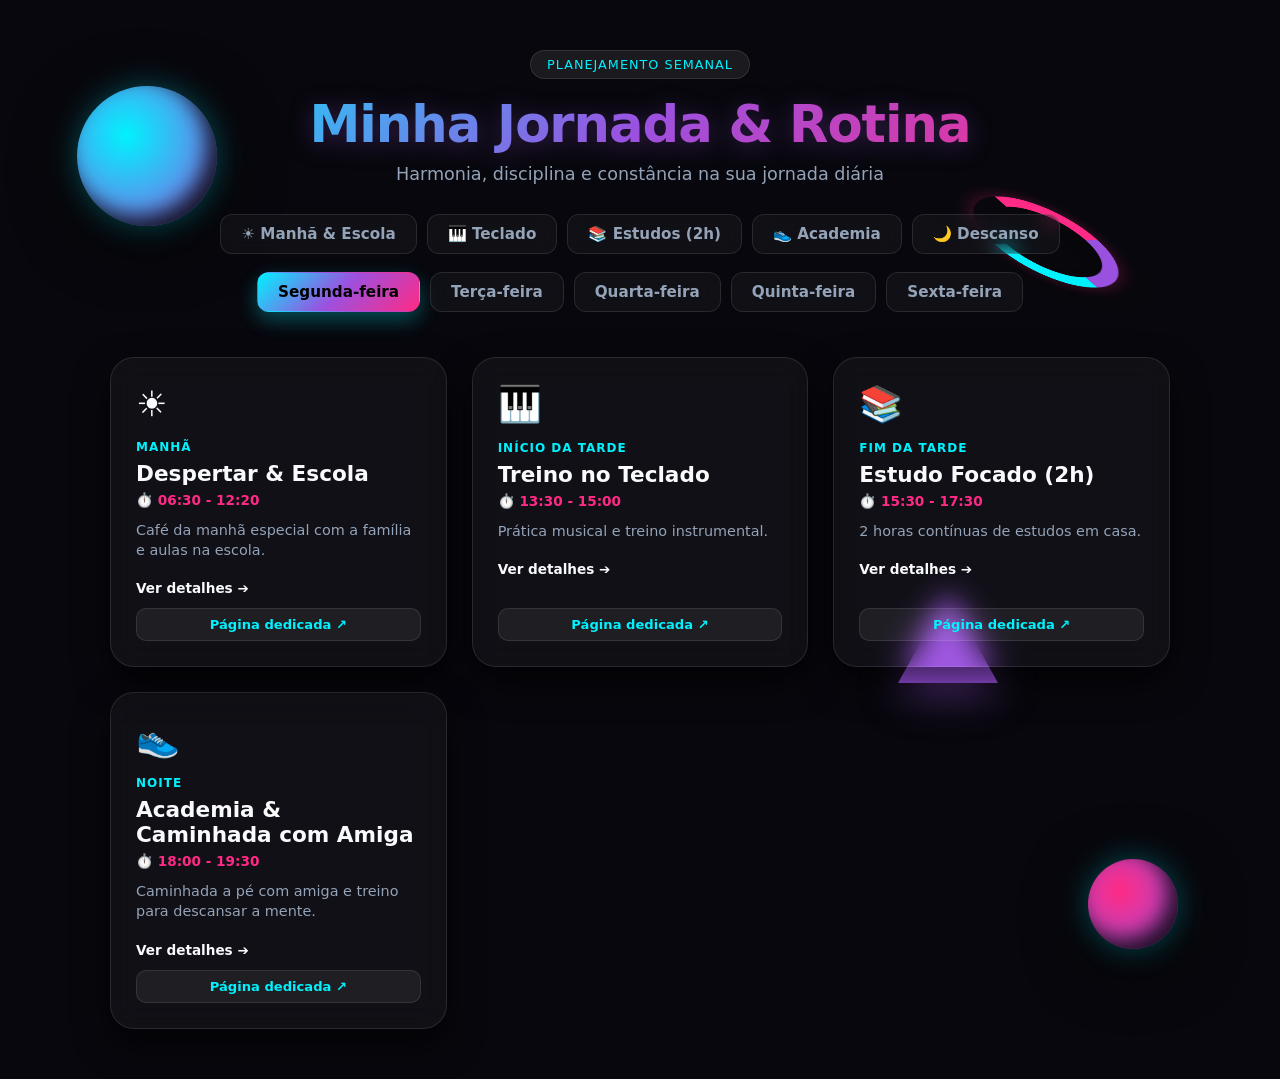
<file: index.html>
<!DOCTYPE html>
<html lang="pt-BR">
<head>
  <meta charset="UTF-8">
  <meta name="viewport" content="width=device-width, initial-scale=1.0">
  <title>Minha Jornada & Rotina</title>
  <link rel="stylesheet" href="style.css">
  <style>
:root {
  --bg-dark: #07070d;
  --color-1: #00f2fe;
  --color-2: #9b51e0;
  --color-3: #ff2a85;
  --gradient-3d: linear-gradient(135deg, var(--color-1), var(--color-2), var(--color-3));
  --glass-surface: rgba(255, 255, 255, 0.04);
  --glass-border: rgba(255, 255, 255, 0.1);
  --text-primary: #f8fafc;
  --text-muted: #94a3b8;
}

* {
  margin: 0;
  padding: 0;
  box-sizing: border-box;
  font-family: 'Segoe UI', system-ui, -apple-system, sans-serif;
}

body {
  background-color: var(--bg-dark);
  color: var(--text-primary);
  min-height: 100vh;
  overflow-x: hidden;
  perspective: 1200px;
  position: relative;
}

.bg-3d-scene {
  position: fixed;
  top: 0;
  left: 0;
  width: 100%;
  height: 100%;
  pointer-events: none;
  z-index: 0;
  overflow: hidden;
}

.shape3d {
  position: absolute;
  transform-style: preserve-3d;
  filter: drop-shadow(0 15px 30px rgba(0,0,0,0.7));
  animation: float3d 14s infinite ease-in-out alternate;
}

.sphere {
  border-radius: 50%;
  background: radial-gradient(circle at 35% 35%, var(--color-1), var(--color-2));
  box-shadow: inset -10px -10px 20px rgba(0,0,0,0.8), 0 0 30px rgba(0, 242, 254, 0.3);
}

.sphere-1 {
  width: 140px;
  height: 140px;
  top: 8%;
  left: 6%;
  animation-duration: 10s;
}

.sphere-2 {
  width: 90px;
  height: 90px;
  bottom: 12%;
  right: 8%;
  background: radial-gradient(circle at 35% 35%, var(--color-3), var(--color-2));
  animation-duration: 16s;
  animation-delay: -4s;
}

.torus {
  border: 18px solid transparent;
  border-radius: 50%;
  border-top-color: var(--color-3);
  border-right-color: var(--color-2);
  border-bottom-color: var(--color-1);
  box-shadow: 0 0 25px rgba(255, 42, 133, 0.3);
}

.torus-1 {
  width: 160px;
  height: 160px;
  top: 15%;
  right: 12%;
  transform: rotateX(65deg) rotateY(25deg);
  animation: rotateTorus 18s infinite linear;
}

.torus-2 {
  width: 110px;
  height: 110px;
  bottom: 25%;
  left: 10%;
  transform: rotateX(45deg) rotateY(-35deg);
  animation: rotateTorus 22s infinite linear reverse;
}

.pyramid {
  width: 0;
  height: 0;
  border-left: 50px solid transparent;
  border-right: 50px solid transparent;
  border-bottom: 90px solid var(--color-2);
  filter: drop-shadow(0 10px 20px rgba(155, 81, 224, 0.5));
  animation-duration: 12s;
  animation-delay: -2s;
}

.pyramid-1 {
  top: 55%;
  right: 22%;
}

.cube-1 {
  width: 70px;
  height: 70px;
  background: linear-gradient(135deg, var(--color-1), var(--color-3));
  border-radius: 16px;
  top: 40%;
  left: 20%;
  transform: rotateX(45deg) rotateY(45deg);
  animation: floatCube 15s infinite ease-in-out;
}

.app-container {
  position: relative;
  z-index: 1;
  max-width: 1100px;
  margin: 0 auto;
  padding: 50px 20px;
}

.header {
  text-align: center;
  margin-bottom: 45px;
}

.badge {
  display: inline-block;
  padding: 6px 16px;
  background: rgba(255, 255, 255, 0.08);
  border: 1px solid var(--glass-border);
  border-radius: 20px;
  font-size: 0.8rem;
  letter-spacing: 1px;
  text-transform: uppercase;
  color: var(--color-1);
  margin-bottom: 15px;
}

.gradient-title {
  font-size: 3.2rem;
  font-weight: 800;
  background: var(--gradient-3d);
  -webkit-background-clip: text;
  -webkit-text-fill-color: transparent;
  letter-spacing: -1px;
  filter: drop-shadow(0 4px 12px rgba(155, 81, 224, 0.3));
}

.subtitle {
  color: var(--text-muted);
  font-size: 1.1rem;
  margin-top: 10px;
  margin-bottom: 30px;
}

.day-tabs {
  display: flex;
  justify-content: center;
  gap: 10px;
  flex-wrap: wrap;
}

.tab-btn {
  background: var(--glass-surface);
  border: 1px solid var(--glass-border);
  color: var(--text-muted);
  padding: 10px 20px;
  border-radius: 12px;
  cursor: pointer;
  font-size: 0.95rem;
  font-weight: 600;
  transition: all 0.3s ease;
  backdrop-filter: blur(10px);
  text-decoration: none;
  display: inline-block;
}

.tab-btn:hover {
  border-color: var(--color-1);
  color: var(--text-primary);
}

.tab-btn.active {
  background: var(--gradient-3d);
  color: #000;
  border-color: transparent;
  box-shadow: 0 8px 20px rgba(0, 242, 254, 0.3);
}

.cards-grid {
  display: grid;
  grid-template-columns: repeat(auto-fill, minmax(250px, 1fr));
  gap: 25px;
}

.card-3d {
  background: var(--glass-surface);
  backdrop-filter: blur(14px);
  border: 1px solid var(--glass-border);
  border-radius: 24px;
  padding: 25px;
  cursor: pointer;
  transform-style: preserve-3d;
  transition: transform 0.4s cubic-bezier(0.175, 0.885, 0.32, 1.275), box-shadow 0.4s ease, border-color 0.3s;
  box-shadow: 0 15px 35px rgba(0, 0, 0, 0.6);
  position: relative;
  overflow: hidden;
  display: flex;
  flex-direction: column;
  justify-content: space-between;
}

.card-3d:hover {
  transform: translateY(-12px) rotateX(6deg) rotateY(4deg) scale(1.02);
  border-color: rgba(255, 42, 133, 0.5);
  box-shadow: 0 25px 45px rgba(155, 81, 224, 0.25);
}

.card-icon {
  font-size: 2.2rem;
  margin-bottom: 12px;
}

.card-period {
  font-size: 0.75rem;
  font-weight: 700;
  text-transform: uppercase;
  letter-spacing: 1px;
  color: var(--color-1);
}

.card-title {
  font-size: 1.35rem;
  margin: 6px 0;
}

.card-time {
  font-size: 0.85rem;
  color: var(--color-3);
  font-weight: 600;
  margin-bottom: 12px;
}

.card-summary {
  font-size: 0.9rem;
  color: var(--text-muted);
  line-height: 1.4;
  margin-bottom: 20px;
}

.card-action {
  font-size: 0.85rem;
  font-weight: 700;
  color: var(--text-primary);
  display: flex;
  align-items: center;
  gap: 5px;
  transition: gap 0.2s;
  text-decoration: none;
}

.card-3d:hover .card-action {
  gap: 10px;
  color: var(--color-1);
}

.subpage-btn {
  display: inline-block;
  margin-top: 12px;
  padding: 8px 14px;
  background: rgba(255, 255, 255, 0.06);
  border: 1px solid var(--glass-border);
  border-radius: 10px;
  color: var(--color-1);
  font-size: 0.82rem;
  font-weight: 700;
  text-decoration: none;
  text-align: center;
  transition: all 0.25s ease;
}

.subpage-btn:hover {
  background: var(--gradient-3d);
  color: #000;
  border-color: transparent;
}

.modal-overlay {
  position: fixed;
  top: 0;
  left: 0;
  width: 100vw;
  height: 100vh;
  background: rgba(4, 4, 8, 0.85);
  backdrop-filter: blur(12px);
  z-index: 100;
  display: flex;
  align-items: center;
  justify-content: center;
  opacity: 0;
  pointer-events: none;
  transition: opacity 0.3s ease;
}

.modal-overlay.active {
  opacity: 1;
  pointer-events: all;
}

.modal-card {
  background: #0d0e15;
  border: 1px solid var(--glass-border);
  border-radius: 28px;
  padding: 35px;
  width: 90%;
  max-width: 520px;
  position: relative;
  box-shadow: 0 30px 60px rgba(0, 0, 0, 0.9), 0 0 40px rgba(155, 81, 224, 0.2);
  transform: scale(0.8) translateZ(-100px);
  transition: transform 0.4s cubic-bezier(0.175, 0.885, 0.32, 1.275);
}

.modal-overlay.active .modal-card {
  transform: scale(1) translateZ(0);
}

.close-btn {
  position: absolute;
  top: 20px;
  right: 25px;
  background: none;
  border: none;
  color: var(--text-muted);
  font-size: 2rem;
  cursor: pointer;
  transition: color 0.2s;
}

.close-btn:hover {
  color: var(--color-3);
}

.modal-period {
  background: var(--gradient-3d);
  -webkit-background-clip: text;
  -webkit-text-fill-color: transparent;
  font-weight: 800;
  font-size: 0.85rem;
  text-transform: uppercase;
}

.modal-header h2 {
  font-size: 2rem;
  margin-top: 5px;
  margin-bottom: 15px;
}

.info-tag {
  background: rgba(255, 255, 255, 0.05);
  padding: 8px 14px;
  border-radius: 10px;
  font-size: 0.9rem;
  display: inline-block;
  margin-bottom: 15px;
  border: 1px solid var(--glass-border);
}

.modal-desc {
  color: var(--text-muted);
  line-height: 1.6;
  font-size: 0.95rem;
  margin-bottom: 20px;
}

.modal-body h3 {
  font-size: 1.1rem;
  color: var(--color-1);
  margin-bottom: 12px;
}

.steps-list {
  list-style: none;
  margin-bottom: 25px;
}

.steps-list li {
  padding: 10px 14px;
  background: rgba(255, 255, 255, 0.03);
  border-radius: 10px;
  margin-bottom: 8px;
  font-size: 0.9rem;
  border-left: 3px solid var(--color-2);
}

.btn-close-modal {
  width: 100%;
  padding: 12px;
  background: var(--gradient-3d);
  border: none;
  border-radius: 14px;
  color: #000;
  font-weight: 700;
  font-size: 1rem;
  cursor: pointer;
  box-shadow: 0 10px 20px rgba(0, 242, 254, 0.25);
  transition: transform 0.2s, box-shadow 0.2s;
  display: inline-block;
  text-align: center;
  text-decoration: none;
}

.btn-close-modal:hover {
  transform: translateY(-2px);
  box-shadow: 0 14px 28px rgba(255, 42, 133, 0.35);
}

/* Estilos para as páginas secundárias com o mesmo visual */
.subpage-grid {
  display: grid;
  grid-template-columns: repeat(auto-fit, minmax(300px, 1fr));
  gap: 25px;
}

.panel-3d {
  background: var(--glass-surface);
  backdrop-filter: blur(14px);
  border: 1px solid var(--glass-border);
  border-radius: 24px;
  padding: 28px;
  box-shadow: 0 15px 35px rgba(0, 0, 0, 0.6);
}

.panel-3d h2 {
  font-size: 1.35rem;
  color: var(--color-1);
  margin-bottom: 14px;
}

.check-row {
  display: flex;
  align-items: center;
  gap: 12px;
  padding: 10px 14px;
  background: rgba(255, 255, 255, 0.03);
  border-radius: 10px;
  margin-bottom: 8px;
  font-size: 0.9rem;
  border-left: 3px solid var(--color-2);
  cursor: pointer;
}

.check-row input {
  width: 17px;
  height: 17px;
  accent-color: var(--color-1);
}

.check-row.done span {
  text-decoration: line-through;
  color: var(--text-muted);
}

.timer-value {
  font-size: 3rem;
  font-weight: 800;
  text-align: center;
  background: var(--gradient-3d);
  -webkit-background-clip: text;
  -webkit-text-fill-color: transparent;
  margin: 18px 0;
}

.notes-box {
  width: 100%;
  min-height: 110px;
  background: rgba(255, 255, 255, 0.03);
  border: 1px solid var(--glass-border);
  border-radius: 12px;
  padding: 12px;
  color: var(--text-primary);
  font-size: 0.9rem;
  margin-top: 10px;
  resize: vertical;
}

.notes-box:focus {
  outline: none;
  border-color: var(--color-1);
}

@keyframes float3d {
  0% {
    transform: translateY(0) rotateX(0deg) rotateY(0deg);
  }
  100% {
    transform: translateY(-30px) rotateX(20deg) rotateY(15deg);
  }
}

@keyframes rotateTorus {
  0% {
    transform: rotateX(65deg) rotateY(25deg) rotateZ(0deg);
  }
  100% {
    transform: rotateX(65deg) rotateY(25deg) rotateZ(360deg);
  }
}

@keyframes floatCube {
  0%, 100% {
    transform: translateY(0) rotateX(45deg) rotateY(45deg);
  }
  50% {
    transform: translateY(-25px) rotateX(90deg) rotateY(90deg);
  }
}
  </style>
</head>
<body>

  <!-- Elementos 3D Tridimensionais Flutuando ao Fundo -->
  <div class="bg-3d-scene">
    <div class="shape3d sphere sphere-1"></div>
    <div class="shape3d torus torus-1"></div>
    <div class="shape3d pyramid pyramid-1"></div>
    <div class="shape3d sphere sphere-2"></div>
    <div class="shape3d cube cube-1"></div>
    <div class="shape3d torus torus-2"></div>
  </div>

  <!-- Conteúdo Principal -->
  <div class="app-container">
    <header class="header">
      <div class="badge">Planejamento Semanal</div>
      <h1 class="gradient-title">Minha Jornada & Rotina</h1>
      <p class="subtitle">Harmonia, disciplina e constância na sua jornada diária</p>

      <!-- Acesso Direto às Páginas Secundárias -->
      <div class="day-tabs" style="margin-bottom: 18px;">
        <a href="manha-escola.html" class="tab-btn">☀️ Manhã & Escola</a>
        <a href="teclado.html" class="tab-btn">🎹 Teclado</a>
        <a href="estudos.html" class="tab-btn">📚 Estudos (2h)</a>
        <a href="academia.html" class="tab-btn">👟 Academia</a>
        <a href="descanso.html" class="tab-btn">🌙 Descanso</a>
      </div>
      
      <!-- Navegação de Dias -->
      <nav class="day-tabs">
        <button class="tab-btn active" onclick="switchDay('segunda', event)">Segunda-feira</button>
        <button class="tab-btn" onclick="switchDay('terca', event)">Terça-feira</button>
        <button class="tab-btn" onclick="switchDay('quarta', event)">Quarta-feira</button>
        <button class="tab-btn" onclick="switchDay('quinta', event)">Quinta-feira</button>
        <button class="tab-btn" onclick="switchDay('sexta', event)">Sexta-feira</button>
      </nav>
    </header>

    <!-- Grid de Cards de Rotina -->
    <main class="cards-grid" id="cardsGrid"></main>
  </div>

  <!-- Modal com Efeito de Zoom 3D -->
  <div class="modal-overlay" id="routineModal">
    <div class="modal-card">
      <button class="close-btn" onclick="closeModal()">&times;</button>
      <div class="modal-header">
        <span class="modal-period" id="mPeriod">Manhã</span>
        <h2 id="mTitle" class="gradient-title">Título do Período</h2>
      </div>
      <div class="modal-body">
        <div class="info-tag">⏱️ Horário estimado: <strong id="mTime">07:00 - 12:00</strong></div>
        <p id="mDescription" class="modal-desc">Descrição detalhada...</p>
        
        <h3>Passo a passo da rotina</h3>
        <ul id="mSteps" class="steps-list"></ul>
      </div>
      <div class="modal-footer" style="display: flex; gap: 10px;">
        <a id="mPageLink" href="#" class="btn-close-modal" style="background: rgba(255,255,255,0.08); color: #fff; box-shadow: none; border: 1px solid var(--glass-border);">Abrir página ↗</a>
        <button class="btn-close-modal" onclick="closeModal()">Concluído</button>
      </div>
    </div>
  </div>

  <script>
    const routineData = {
      segunda: [
        {
          period: "Manhã",
          title: "Despertar & Escola",
          time: "06:30 - 12:20",
          icon: "☀️",
          page: "manha-escola.html",
          summary: "Café da manhã especial com a família e aulas na escola.",
          description: "O início da semana começa com a conexão familiar no café da manhã e foco total nas aulas da escola.",
          steps: [
            "Acordar e organizar os materiais escolares",
            "Tomar café da manhã reunido com a família",
            "Ir para a escola e acompanhar as aulas do dia"
          ]
        },
        {
          period: "Início da Tarde",
          title: "Treino no Teclado",
          time: "13:30 - 15:00",
          icon: "🎹",
          page: "teclado.html",
          summary: "Prática musical e treino instrumental.",
          description: "Dedicação para tocar teclado, praticando escalas, partituras e novas músicas.",
          steps: [
            "Aquecimento de dedos e exercitar escalas",
            "Treinar a leitura de partitura",
            "Praticar o repertório de músicas atual"
          ]
        },
        {
          period: "Fim da Tarde",
          title: "Estudo Focado (2h)",
          time: "15:30 - 17:30",
          icon: "📚",
          page: "estudos.html",
          summary: "2 horas contínuas de estudos em casa.",
          description: "Período em casa reservado para revisar matérias da escola e realizar tarefas.",
          steps: [
            "Revisar o conteúdo das aulas da manhã",
            "Fazer exercícios e deveres de casa",
            "Organizar resumos para as próximas avaliações"
          ]
        },
        {
          period: "Noite",
          title: "Academia & Caminhada com Amiga",
          time: "18:00 - 19:30",
          icon: "👟",
          page: "academia.html",
          summary: "Caminhada a pé com amiga e treino para descansar a mente.",
          description: "Momento de descompressão. O trajeto a pé com a amiga prepara o corpo para o treino na academia.",
          steps: [
            "Encontrar a amiga e ir a pé conversando até a academia",
            "Realizar a ficha de treino do dia",
            "Retornar a pé e relaxar para a noite"
          ]
        }
      ],
      terca: [
        {
          period: "Manhã",
          title: "Despertar & Escola",
          time: "06:30 - 12:20",
          icon: "☀️",
          page: "manha-escola.html",
          summary: "Manhã padrão: café com a família e escola.",
          description: "Mantendo a rotina matutina fixa com um bom café em família antes das aulas.",
          steps: [
            "Despertar e arrumar-se para o dia",
            "Café da manhã reforçado com a família",
            "Ir para a escola e participar das atividades"
          ]
        },
        {
          period: "Início da Tarde",
          title: "Prática de Teclado",
          time: "13:30 - 15:00",
          icon: "🎹",
          page: "teclado.html",
          summary: "Treino de técnica e percepção musical.",
          description: "Sessão focada na evolução musical e domínio do teclado.",
          steps: [
            "Exercícios de agilidade e ritmo",
            "Estudo de novas técnicas e acordes",
            "Tocar as músicas favoritas"
          ]
        },
        {
          period: "Fim da Tarde",
          title: "Bloco de Estudos (2h)",
          time: "15:30 - 17:30",
          icon: "📖",
          page: "estudos.html",
          summary: "2 horas de aprofundamento das matérias escolares.",
          description: "Manter a constância de 2 horas diárias de estudo após chegar em casa.",
          steps: [
            "Revisão das matérias da terça-feira",
            "Resolução de listas de exercícios",
            "Organizar anotações da semana"
          ]
        },
        {
          period: "Noite",
          title: "Descanso & Tempo Pessoal",
          time: "18:00 - 21:00",
          icon: "🌙",
          page: "descanso.html",
          summary: "Recuperação de energias para o meio da semana.",
          description: "Noite livre para desacelerar, ouvir música e recarregar o corpo e a mente.",
          steps: [
            "Jantar em família",
            "Assistir a uma série ou ler um livro",
            "Preparar o uniforme e material para quarta-feira"
          ]
        }
      ],
      quarta: [
        {
          period: "Manhã",
          title: "Despertar & Escola",
          time: "06:30 - 12:20",
          icon: "☀️",
          page: "manha-escola.html",
          summary: "Manhã padrão: café com a família e escola.",
          description: "Início do dia com a presença da família no café da manhã antes de seguir para a escola.",
          steps: [
            "Acordar no horário habitual",
            "Tomar café da manhã reunido na mesa com a família",
            "Assistir às aulas na escola"
          ]
        },
        {
          period: "Início da Tarde",
          title: "Prática no Teclado",
          time: "13:30 - 15:00",
          icon: "🎹",
          page: "teclado.html",
          summary: "Sessão musical da tarde.",
          description: "Hora da música para expressar criatividade e aprimorar a tocar teclado.",
          steps: [
            "Revisar partituras anteriores",
            "Praticar independência das mãos",
            "Execução de trechos musicais desafiadores"
          ]
        },
        {
          period: "Fim da Tarde",
          title: "Sessão de Estudos (2h)",
          time: "15:30 - 17:30",
          icon: "✍️",
          page: "estudos.html",
          summary: "Estudo concentrado de 2 horas em casa.",
          description: "Consolidação dos conteúdos escolares com foco e sem distrações.",
          steps: [
            "Leitura dos capítulos indicados pelos professores",
            "Elaboração de mapas mentais",
            "Resolução de tarefas pendentes"
          ]
        },
        {
          period: "Noite",
          title: "Academia & Caminhada",
          time: "18:00 - 19:30",
          icon: "👟",
          page: "academia.html",
          summary: "Caminhada a pé com a amiga e treino físico.",
          description: "Manter a saúde em dia com a caminhada acompanhada da amiga até a academia.",
          steps: [
            "Encontrar a amiga na hora combinada",
            "Ir a pé para a academia conversando",
            "Treino completo e caminhada de volta"
          ]
        }
      ],
      quinta: [
        {
          period: "Manhã",
          title: "Despertar & Escola",
          time: "06:30 - 12:20",
          icon: "☀️",
          page: "manha-escola.html",
          summary: "Manhã padrão: café com a família e escola.",
          description: "Manter a constância matutina com o café da manhã em família e foco na escola.",
          steps: [
            "Rotina matutina de cuidados",
            "Café da manhã com a família",
            "Ir para a escola e participar das aulas"
          ]
        },
        {
          period: "Início da Tarde",
          title: "Estudo no Teclado",
          time: "13:30 - 15:00",
          icon: "🎹",
          page: "teclado.html",
          summary: "Treino focado em harmonia e ritmos.",
          description: "Momento dedicado à evolução constante no teclado.",
          steps: [
            "Treino de sequências de acordes",
            "Prática de ritmo e metrônomo",
            "Tocar repertório completo"
          ]
        },
        {
          period: "Fim da Tarde",
          title: "Bloco de Estudos (2h)",
          time: "15:30 - 17:30",
          icon: "📚",
          page: "estudos.html",
          summary: "2 horas dedicadas aos livros e tarefas.",
          description: "Adiantar os deveres de casa e revisar matérias para o final da semana.",
          steps: [
            "Revisão dos tópicos da quinta-feira",
            "Fazer exercícios práticos",
            "Organizar dúvidas para tirar com os professores"
          ]
        },
        {
          period: "Noite",
          title: "Descanso Noturno",
          time: "18:00 - 21:00",
          icon: "✨",
          page: "descanso.html",
          summary: "Relaxamento e descanso mental.",
          description: "Período para descansar o corpo e preparar a mente para o fechamento da semana.",
          steps: [
            "Jantar em família",
            "Tempo livre de entretenimento",
            "Dormir cedo para renovar as energias"
          ]
        }
      ],
      sexta: [
        {
          period: "Manhã",
          title: "Despertar & Escola",
          time: "06:30 - 12:20",
          icon: "☀️",
          page: "manha-escola.html",
          summary: "Manhã padrão: café com a família e escola.",
          description: "Encerrando a semana escolar mantendo a tradição do café em família.",
          steps: [
            "Acordar para o último dia de aula da semana",
            "Café da manhã especial de sexta com a família",
            "Aulas na escola e encerramento do conteúdo semanal"
          ]
        },
        {
          period: "Início da Tarde",
          title: "Teclado Livre",
          time: "13:30 - 15:00",
          icon: "🎵",
          page: "teclado.html",
          summary: "Prática musical criativa e divertida.",
          description: "Momento mais leve no teclado para tocar livremente as músicas que mais gosta.",
          steps: [
            "Tocar as canções favoritas por prazer",
            "Tirar novas músicas de ouvido",
            "Improvisação musical"
          ]
        },
        {
          period: "Fim da Tarde",
          title: "Estudos de Encerramento (2h)",
          time: "15:30 - 17:30",
          icon: "📝",
          page: "estudos.html",
          summary: "2 horas para deixar a semana em dia.",
          description: "Finalizar todas as tarefas escolares para aproveitar o final de semana sem pendências.",
          steps: [
            "Concluir todos os deveres da semana",
            "Revisar o planejamento da semana seguinte",
            "Guardar o material com tudo organizado"
          ]
        },
        {
          period: "Noite",
          title: "Academia & Fim de Semana",
          time: "18:00 - 20:00",
          icon: "👟",
          page: "academia.html",
          summary: "Caminhada com amiga, treino e celebração do fim de semana.",
          description: "Fechando a semana com a caminhada com a amiga, treino na academia e início do descanso do final de semana.",
          steps: [
            "Caminhada a pé animada com a amiga até a academia",
            "Treino de encerramento da semana",
            "Retornar a pé para aproveitar a noite de sexta-feira"
          ]
        }
      ]
    };

    let currentDay = 'segunda';

    function renderCards(day) {
      const grid = document.getElementById('cardsGrid');
      if (!grid) return;
      grid.innerHTML = '';
      
      const items = routineData[day] || [];
      
      items.forEach((item, index) => {
        const card = document.createElement('div');
        card.className = 'card-3d';
        card.style.animationDelay = `${index * 0.1}s`;

        card.innerHTML = `
          <div onclick='openModal(${JSON.stringify(item)})'>
            <div class="card-icon">${item.icon}</div>
            <span class="card-period">${item.period}</span>
            <h3 class="card-title">${item.title}</h3>
            <p class="card-time">⏱️ ${item.time}</p>
            <p class="card-summary">${item.summary}</p>
            <div class="card-action">Ver detalhes ➔</div>
          </div>
          <a href="${item.page}" class="subpage-btn">Página dedicada ↗</a>
        `;
        
        grid.appendChild(card);
      });
    }

    function switchDay(day, evt) {
      currentDay = day;
      document.querySelectorAll('.tab-btn').forEach(btn => btn.classList.remove('active'));
      if (evt && evt.target) {
        evt.target.classList.add('active');
      }
      renderCards(day);
    }

    function openModal(item) {
      document.getElementById('mPeriod').innerText = item.period;
      document.getElementById('mTitle').innerText = item.title;
      document.getElementById('mTime').innerText = item.time;
      document.getElementById('mDescription').innerText = item.description;
      document.getElementById('mPageLink').href = item.page;

      const stepsList = document.getElementById('mSteps');
      stepsList.innerHTML = '';
      item.steps.forEach(step => {
        const li = document.createElement('li');
        li.innerText = step;
        stepsList.appendChild(li);
      });

      document.getElementById('routineModal').classList.add('active');
    }

    function closeModal() {
      document.getElementById('routineModal').classList.remove('active');
    }

    window.onclick = function(e) {
      const modal = document.getElementById('routineModal');
      if (e.target === modal) {
        closeModal();
      }
    };

    document.addEventListener('DOMContentLoaded', () => {
      renderCards(currentDay);
    });
  </script>
</body>
</html>
</file>
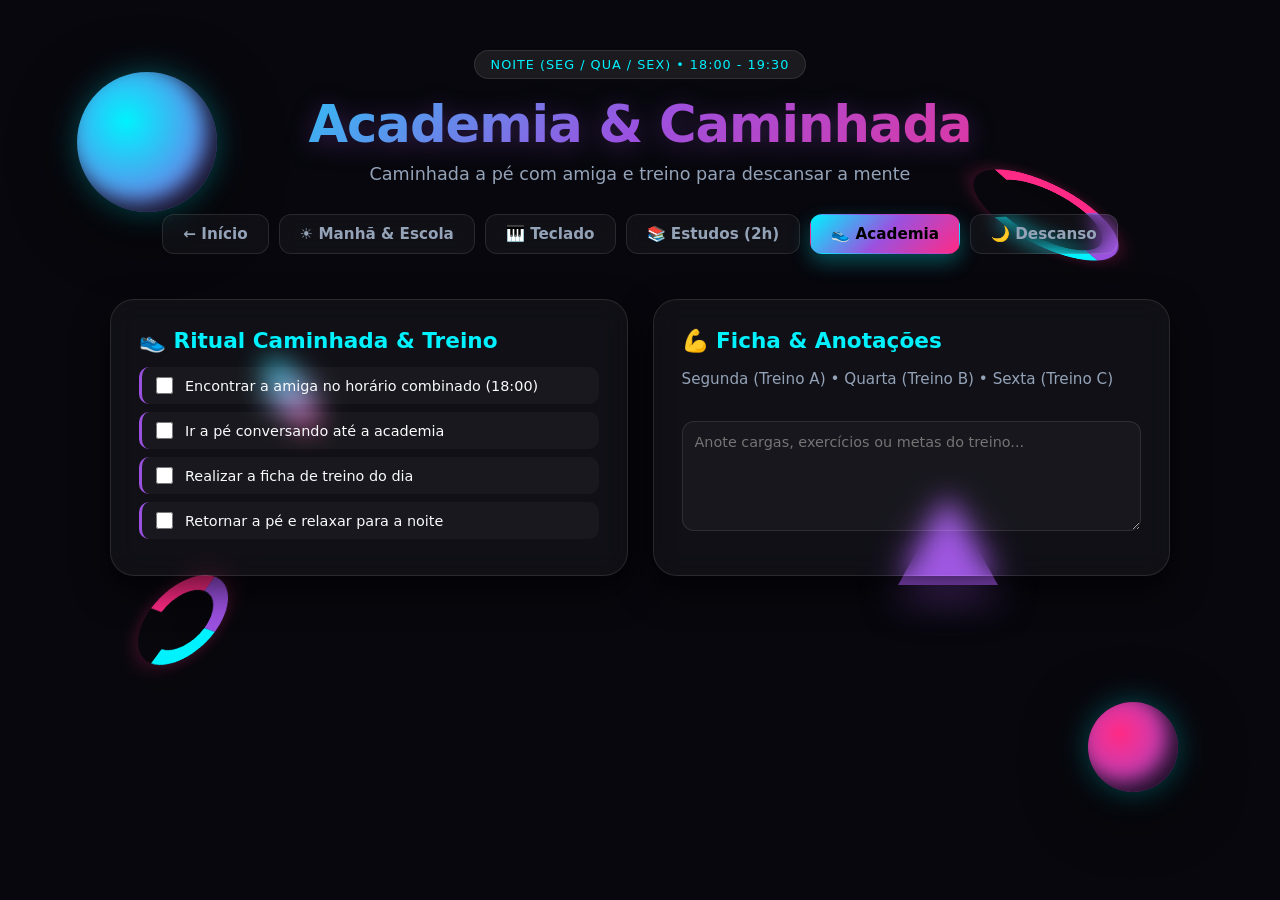
<file: academia.html>
<!DOCTYPE html>
<html lang="pt-BR">
<head>
  <meta charset="UTF-8">
  <meta name="viewport" content="width=device-width, initial-scale=1.0">
  <title>Academia & Caminhada</title>
  <link rel="stylesheet" href="style.css">
  <style>
:root {
  --bg-dark: #07070d;
  --color-1: #00f2fe;
  --color-2: #9b51e0;
  --color-3: #ff2a85;
  --gradient-3d: linear-gradient(135deg, var(--color-1), var(--color-2), var(--color-3));
  --glass-surface: rgba(255, 255, 255, 0.04);
  --glass-border: rgba(255, 255, 255, 0.1);
  --text-primary: #f8fafc;
  --text-muted: #94a3b8;
}

* {
  margin: 0;
  padding: 0;
  box-sizing: border-box;
  font-family: 'Segoe UI', system-ui, -apple-system, sans-serif;
}

body {
  background-color: var(--bg-dark);
  color: var(--text-primary);
  min-height: 100vh;
  overflow-x: hidden;
  perspective: 1200px;
  position: relative;
}

.bg-3d-scene {
  position: fixed;
  top: 0;
  left: 0;
  width: 100%;
  height: 100%;
  pointer-events: none;
  z-index: 0;
  overflow: hidden;
}

.shape3d {
  position: absolute;
  transform-style: preserve-3d;
  filter: drop-shadow(0 15px 30px rgba(0,0,0,0.7));
  animation: float3d 14s infinite ease-in-out alternate;
}

.sphere {
  border-radius: 50%;
  background: radial-gradient(circle at 35% 35%, var(--color-1), var(--color-2));
  box-shadow: inset -10px -10px 20px rgba(0,0,0,0.8), 0 0 30px rgba(0, 242, 254, 0.3);
}

.sphere-1 {
  width: 140px;
  height: 140px;
  top: 8%;
  left: 6%;
  animation-duration: 10s;
}

.sphere-2 {
  width: 90px;
  height: 90px;
  bottom: 12%;
  right: 8%;
  background: radial-gradient(circle at 35% 35%, var(--color-3), var(--color-2));
  animation-duration: 16s;
  animation-delay: -4s;
}

.torus {
  border: 18px solid transparent;
  border-radius: 50%;
  border-top-color: var(--color-3);
  border-right-color: var(--color-2);
  border-bottom-color: var(--color-1);
  box-shadow: 0 0 25px rgba(255, 42, 133, 0.3);
}

.torus-1 {
  width: 160px;
  height: 160px;
  top: 15%;
  right: 12%;
  transform: rotateX(65deg) rotateY(25deg);
  animation: rotateTorus 18s infinite linear;
}

.torus-2 {
  width: 110px;
  height: 110px;
  bottom: 25%;
  left: 10%;
  transform: rotateX(45deg) rotateY(-35deg);
  animation: rotateTorus 22s infinite linear reverse;
}

.pyramid {
  width: 0;
  height: 0;
  border-left: 50px solid transparent;
  border-right: 50px solid transparent;
  border-bottom: 90px solid var(--color-2);
  filter: drop-shadow(0 10px 20px rgba(155, 81, 224, 0.5));
  animation-duration: 12s;
  animation-delay: -2s;
}

.pyramid-1 {
  top: 55%;
  right: 22%;
}

.cube-1 {
  width: 70px;
  height: 70px;
  background: linear-gradient(135deg, var(--color-1), var(--color-3));
  border-radius: 16px;
  top: 40%;
  left: 20%;
  transform: rotateX(45deg) rotateY(45deg);
  animation: floatCube 15s infinite ease-in-out;
}

.app-container {
  position: relative;
  z-index: 1;
  max-width: 1100px;
  margin: 0 auto;
  padding: 50px 20px;
}

.header {
  text-align: center;
  margin-bottom: 45px;
}

.badge {
  display: inline-block;
  padding: 6px 16px;
  background: rgba(255, 255, 255, 0.08);
  border: 1px solid var(--glass-border);
  border-radius: 20px;
  font-size: 0.8rem;
  letter-spacing: 1px;
  text-transform: uppercase;
  color: var(--color-1);
  margin-bottom: 15px;
}

.gradient-title {
  font-size: 3.2rem;
  font-weight: 800;
  background: var(--gradient-3d);
  -webkit-background-clip: text;
  -webkit-text-fill-color: transparent;
  letter-spacing: -1px;
  filter: drop-shadow(0 4px 12px rgba(155, 81, 224, 0.3));
}

.subtitle {
  color: var(--text-muted);
  font-size: 1.1rem;
  margin-top: 10px;
  margin-bottom: 30px;
}

.day-tabs {
  display: flex;
  justify-content: center;
  gap: 10px;
  flex-wrap: wrap;
}

.tab-btn {
  background: var(--glass-surface);
  border: 1px solid var(--glass-border);
  color: var(--text-muted);
  padding: 10px 20px;
  border-radius: 12px;
  cursor: pointer;
  font-size: 0.95rem;
  font-weight: 600;
  transition: all 0.3s ease;
  backdrop-filter: blur(10px);
  text-decoration: none;
  display: inline-block;
}

.tab-btn:hover {
  border-color: var(--color-1);
  color: var(--text-primary);
}

.tab-btn.active {
  background: var(--gradient-3d);
  color: #000;
  border-color: transparent;
  box-shadow: 0 8px 20px rgba(0, 242, 254, 0.3);
}

.cards-grid {
  display: grid;
  grid-template-columns: repeat(auto-fill, minmax(250px, 1fr));
  gap: 25px;
}

.card-3d {
  background: var(--glass-surface);
  backdrop-filter: blur(14px);
  border: 1px solid var(--glass-border);
  border-radius: 24px;
  padding: 25px;
  cursor: pointer;
  transform-style: preserve-3d;
  transition: transform 0.4s cubic-bezier(0.175, 0.885, 0.32, 1.275), box-shadow 0.4s ease, border-color 0.3s;
  box-shadow: 0 15px 35px rgba(0, 0, 0, 0.6);
  position: relative;
  overflow: hidden;
  display: flex;
  flex-direction: column;
  justify-content: space-between;
}

.card-3d:hover {
  transform: translateY(-12px) rotateX(6deg) rotateY(4deg) scale(1.02);
  border-color: rgba(255, 42, 133, 0.5);
  box-shadow: 0 25px 45px rgba(155, 81, 224, 0.25);
}

.card-icon {
  font-size: 2.2rem;
  margin-bottom: 12px;
}

.card-period {
  font-size: 0.75rem;
  font-weight: 700;
  text-transform: uppercase;
  letter-spacing: 1px;
  color: var(--color-1);
}

.card-title {
  font-size: 1.35rem;
  margin: 6px 0;
}

.card-time {
  font-size: 0.85rem;
  color: var(--color-3);
  font-weight: 600;
  margin-bottom: 12px;
}

.card-summary {
  font-size: 0.9rem;
  color: var(--text-muted);
  line-height: 1.4;
  margin-bottom: 20px;
}

.card-action {
  font-size: 0.85rem;
  font-weight: 700;
  color: var(--text-primary);
  display: flex;
  align-items: center;
  gap: 5px;
  transition: gap 0.2s;
  text-decoration: none;
}

.card-3d:hover .card-action {
  gap: 10px;
  color: var(--color-1);
}

.subpage-btn {
  display: inline-block;
  margin-top: 12px;
  padding: 8px 14px;
  background: rgba(255, 255, 255, 0.06);
  border: 1px solid var(--glass-border);
  border-radius: 10px;
  color: var(--color-1);
  font-size: 0.82rem;
  font-weight: 700;
  text-decoration: none;
  text-align: center;
  transition: all 0.25s ease;
}

.subpage-btn:hover {
  background: var(--gradient-3d);
  color: #000;
  border-color: transparent;
}

.modal-overlay {
  position: fixed;
  top: 0;
  left: 0;
  width: 100vw;
  height: 100vh;
  background: rgba(4, 4, 8, 0.85);
  backdrop-filter: blur(12px);
  z-index: 100;
  display: flex;
  align-items: center;
  justify-content: center;
  opacity: 0;
  pointer-events: none;
  transition: opacity 0.3s ease;
}

.modal-overlay.active {
  opacity: 1;
  pointer-events: all;
}

.modal-card {
  background: #0d0e15;
  border: 1px solid var(--glass-border);
  border-radius: 28px;
  padding: 35px;
  width: 90%;
  max-width: 520px;
  position: relative;
  box-shadow: 0 30px 60px rgba(0, 0, 0, 0.9), 0 0 40px rgba(155, 81, 224, 0.2);
  transform: scale(0.8) translateZ(-100px);
  transition: transform 0.4s cubic-bezier(0.175, 0.885, 0.32, 1.275);
}

.modal-overlay.active .modal-card {
  transform: scale(1) translateZ(0);
}

.close-btn {
  position: absolute;
  top: 20px;
  right: 25px;
  background: none;
  border: none;
  color: var(--text-muted);
  font-size: 2rem;
  cursor: pointer;
  transition: color 0.2s;
}

.close-btn:hover {
  color: var(--color-3);
}

.modal-period {
  background: var(--gradient-3d);
  -webkit-background-clip: text;
  -webkit-text-fill-color: transparent;
  font-weight: 800;
  font-size: 0.85rem;
  text-transform: uppercase;
}

.modal-header h2 {
  font-size: 2rem;
  margin-top: 5px;
  margin-bottom: 15px;
}

.info-tag {
  background: rgba(255, 255, 255, 0.05);
  padding: 8px 14px;
  border-radius: 10px;
  font-size: 0.9rem;
  display: inline-block;
  margin-bottom: 15px;
  border: 1px solid var(--glass-border);
}

.modal-desc {
  color: var(--text-muted);
  line-height: 1.6;
  font-size: 0.95rem;
  margin-bottom: 20px;
}

.modal-body h3 {
  font-size: 1.1rem;
  color: var(--color-1);
  margin-bottom: 12px;
}

.steps-list {
  list-style: none;
  margin-bottom: 25px;
}

.steps-list li {
  padding: 10px 14px;
  background: rgba(255, 255, 255, 0.03);
  border-radius: 10px;
  margin-bottom: 8px;
  font-size: 0.9rem;
  border-left: 3px solid var(--color-2);
}

.btn-close-modal {
  width: 100%;
  padding: 12px;
  background: var(--gradient-3d);
  border: none;
  border-radius: 14px;
  color: #000;
  font-weight: 700;
  font-size: 1rem;
  cursor: pointer;
  box-shadow: 0 10px 20px rgba(0, 242, 254, 0.25);
  transition: transform 0.2s, box-shadow 0.2s;
  display: inline-block;
  text-align: center;
  text-decoration: none;
}

.btn-close-modal:hover {
  transform: translateY(-2px);
  box-shadow: 0 14px 28px rgba(255, 42, 133, 0.35);
}

/* Estilos para as páginas secundárias com o mesmo visual */
.subpage-grid {
  display: grid;
  grid-template-columns: repeat(auto-fit, minmax(300px, 1fr));
  gap: 25px;
}

.panel-3d {
  background: var(--glass-surface);
  backdrop-filter: blur(14px);
  border: 1px solid var(--glass-border);
  border-radius: 24px;
  padding: 28px;
  box-shadow: 0 15px 35px rgba(0, 0, 0, 0.6);
}

.panel-3d h2 {
  font-size: 1.35rem;
  color: var(--color-1);
  margin-bottom: 14px;
}

.check-row {
  display: flex;
  align-items: center;
  gap: 12px;
  padding: 10px 14px;
  background: rgba(255, 255, 255, 0.03);
  border-radius: 10px;
  margin-bottom: 8px;
  font-size: 0.9rem;
  border-left: 3px solid var(--color-2);
  cursor: pointer;
}

.check-row input {
  width: 17px;
  height: 17px;
  accent-color: var(--color-1);
}

.check-row.done span {
  text-decoration: line-through;
  color: var(--text-muted);
}

.timer-value {
  font-size: 3rem;
  font-weight: 800;
  text-align: center;
  background: var(--gradient-3d);
  -webkit-background-clip: text;
  -webkit-text-fill-color: transparent;
  margin: 18px 0;
}

.notes-box {
  width: 100%;
  min-height: 110px;
  background: rgba(255, 255, 255, 0.03);
  border: 1px solid var(--glass-border);
  border-radius: 12px;
  padding: 12px;
  color: var(--text-primary);
  font-size: 0.9rem;
  margin-top: 10px;
  resize: vertical;
}

.notes-box:focus {
  outline: none;
  border-color: var(--color-1);
}

@keyframes float3d {
  0% {
    transform: translateY(0) rotateX(0deg) rotateY(0deg);
  }
  100% {
    transform: translateY(-30px) rotateX(20deg) rotateY(15deg);
  }
}

@keyframes rotateTorus {
  0% {
    transform: rotateX(65deg) rotateY(25deg) rotateZ(0deg);
  }
  100% {
    transform: rotateX(65deg) rotateY(25deg) rotateZ(360deg);
  }
}

@keyframes floatCube {
  0%, 100% {
    transform: translateY(0) rotateX(45deg) rotateY(45deg);
  }
  50% {
    transform: translateY(-25px) rotateX(90deg) rotateY(90deg);
  }
}
  </style>
</head>
<body>

  <!-- Elementos 3D Tridimensionais Flutuando ao Fundo -->
  <div class="bg-3d-scene">
    <div class="shape3d sphere sphere-1"></div>
    <div class="shape3d torus torus-1"></div>
    <div class="shape3d pyramid pyramid-1"></div>
    <div class="shape3d sphere sphere-2"></div>
    <div class="shape3d cube cube-1"></div>
    <div class="shape3d torus torus-2"></div>
  </div>

  <!-- Conteúdo Principal -->
  <div class="app-container">
    <header class="header">
      <div class="badge">Noite (Seg / Qua / Sex) • 18:00 - 19:30</div>
      <h1 class="gradient-title">Academia & Caminhada</h1>
      <p class="subtitle">Caminhada a pé com amiga e treino para descansar a mente</p>
      
      <!-- Navegação entre Partes da Rotina -->
      <nav class="day-tabs">
        <a href="index.html" class="tab-btn">← Início</a>
        <a href="manha-escola.html" class="tab-btn ">☀️ Manhã & Escola</a>
        <a href="teclado.html" class="tab-btn ">🎹 Teclado</a>
        <a href="estudos.html" class="tab-btn ">📚 Estudos (2h)</a>
        <a href="academia.html" class="tab-btn active">👟 Academia</a>
        <a href="descanso.html" class="tab-btn ">🌙 Descanso</a>
      </nav>
    </header>

    <main class="subpage-grid">
      <div class="panel-3d">
        <h2>👟 Ritual Caminhada & Treino</h2>
        <label class="check-row"><input type="checkbox" data-save="a1"><span>Encontrar a amiga no horário combinado (18:00)</span></label>
        <label class="check-row"><input type="checkbox" data-save="a2"><span>Ir a pé conversando até a academia</span></label>
        <label class="check-row"><input type="checkbox" data-save="a3"><span>Realizar a ficha de treino do dia</span></label>
        <label class="check-row"><input type="checkbox" data-save="a4"><span>Retornar a pé e relaxar para a noite</span></label>
      </div>
      <div class="panel-3d">
        <h2>💪 Ficha & Anotações</h2>
        <p class="modal-desc">Segunda (Treino A) • Quarta (Treino B) • Sexta (Treino C)</p>
        <textarea class="notes-box" data-save="notas_academia" placeholder="Anote cargas, exercícios ou metas do treino..."></textarea>
      </div>
    </main>
  </div>

  <script>
    document.querySelectorAll('input[type="checkbox"][data-save]').forEach(cb => {
      const key = 'rotina_' + cb.dataset.save;
      if (localStorage.getItem(key) === 'true') {
        cb.checked = true;
        cb.closest('.check-row')?.classList.add('done');
      }
      cb.addEventListener('change', () => {
        localStorage.setItem(key, cb.checked);
        cb.closest('.check-row')?.classList.toggle('done', cb.checked);
      });
    });

    document.querySelectorAll('textarea[data-save]').forEach(ta => {
      const key = 'rotina_' + ta.dataset.save;
      const saved = localStorage.getItem(key);
      if (saved !== null) ta.value = saved;
      ta.addEventListener('input', () => {
        localStorage.setItem(key, ta.value);
      });
    });
    
  </script>
</body>
</html>
</file>
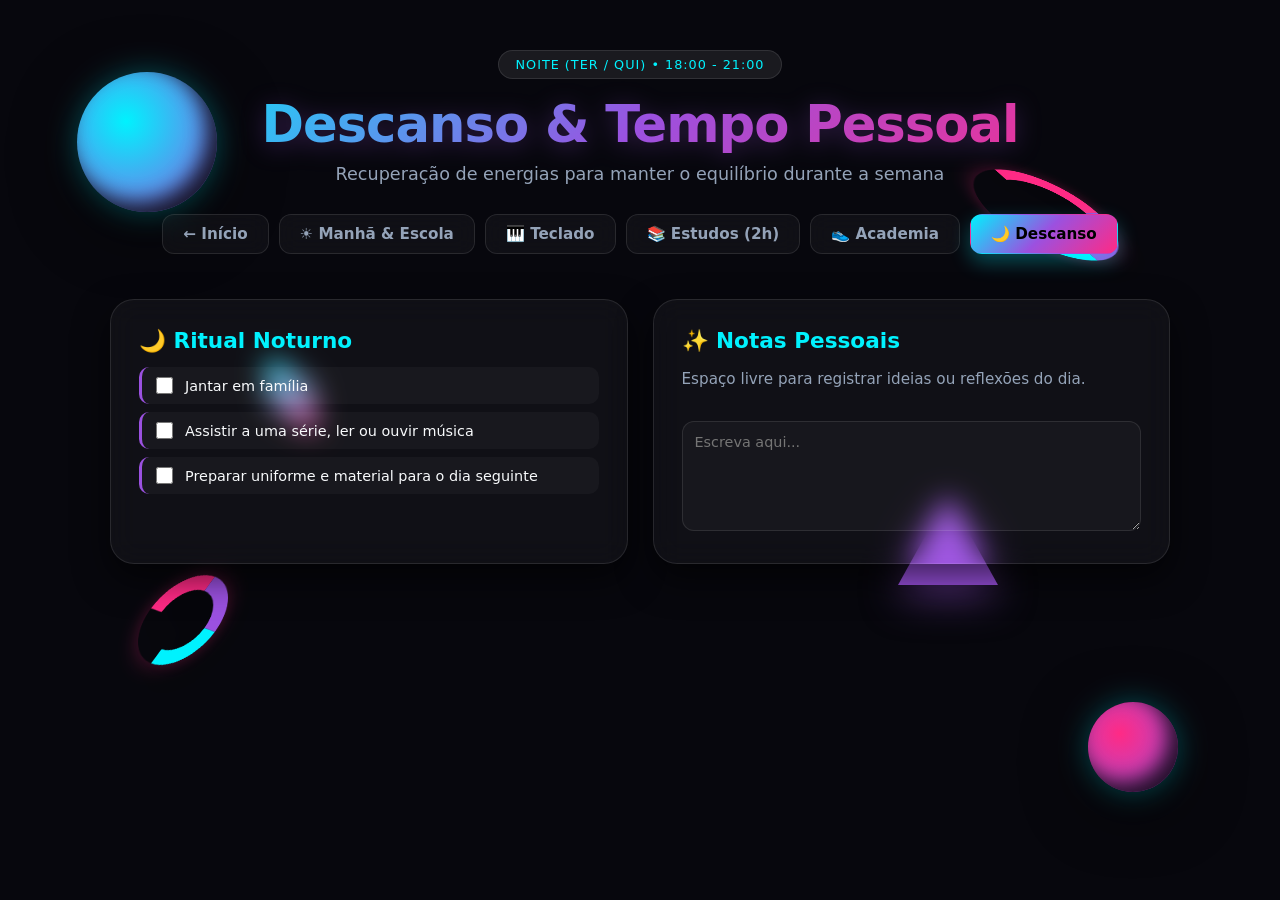
<file: descanso.html>
<!DOCTYPE html>
<html lang="pt-BR">
<head>
  <meta charset="UTF-8">
  <meta name="viewport" content="width=device-width, initial-scale=1.0">
  <title>Descanso & Tempo Pessoal</title>
  <link rel="stylesheet" href="style.css">
  <style>
:root {
  --bg-dark: #07070d;
  --color-1: #00f2fe;
  --color-2: #9b51e0;
  --color-3: #ff2a85;
  --gradient-3d: linear-gradient(135deg, var(--color-1), var(--color-2), var(--color-3));
  --glass-surface: rgba(255, 255, 255, 0.04);
  --glass-border: rgba(255, 255, 255, 0.1);
  --text-primary: #f8fafc;
  --text-muted: #94a3b8;
}

* {
  margin: 0;
  padding: 0;
  box-sizing: border-box;
  font-family: 'Segoe UI', system-ui, -apple-system, sans-serif;
}

body {
  background-color: var(--bg-dark);
  color: var(--text-primary);
  min-height: 100vh;
  overflow-x: hidden;
  perspective: 1200px;
  position: relative;
}

.bg-3d-scene {
  position: fixed;
  top: 0;
  left: 0;
  width: 100%;
  height: 100%;
  pointer-events: none;
  z-index: 0;
  overflow: hidden;
}

.shape3d {
  position: absolute;
  transform-style: preserve-3d;
  filter: drop-shadow(0 15px 30px rgba(0,0,0,0.7));
  animation: float3d 14s infinite ease-in-out alternate;
}

.sphere {
  border-radius: 50%;
  background: radial-gradient(circle at 35% 35%, var(--color-1), var(--color-2));
  box-shadow: inset -10px -10px 20px rgba(0,0,0,0.8), 0 0 30px rgba(0, 242, 254, 0.3);
}

.sphere-1 {
  width: 140px;
  height: 140px;
  top: 8%;
  left: 6%;
  animation-duration: 10s;
}

.sphere-2 {
  width: 90px;
  height: 90px;
  bottom: 12%;
  right: 8%;
  background: radial-gradient(circle at 35% 35%, var(--color-3), var(--color-2));
  animation-duration: 16s;
  animation-delay: -4s;
}

.torus {
  border: 18px solid transparent;
  border-radius: 50%;
  border-top-color: var(--color-3);
  border-right-color: var(--color-2);
  border-bottom-color: var(--color-1);
  box-shadow: 0 0 25px rgba(255, 42, 133, 0.3);
}

.torus-1 {
  width: 160px;
  height: 160px;
  top: 15%;
  right: 12%;
  transform: rotateX(65deg) rotateY(25deg);
  animation: rotateTorus 18s infinite linear;
}

.torus-2 {
  width: 110px;
  height: 110px;
  bottom: 25%;
  left: 10%;
  transform: rotateX(45deg) rotateY(-35deg);
  animation: rotateTorus 22s infinite linear reverse;
}

.pyramid {
  width: 0;
  height: 0;
  border-left: 50px solid transparent;
  border-right: 50px solid transparent;
  border-bottom: 90px solid var(--color-2);
  filter: drop-shadow(0 10px 20px rgba(155, 81, 224, 0.5));
  animation-duration: 12s;
  animation-delay: -2s;
}

.pyramid-1 {
  top: 55%;
  right: 22%;
}

.cube-1 {
  width: 70px;
  height: 70px;
  background: linear-gradient(135deg, var(--color-1), var(--color-3));
  border-radius: 16px;
  top: 40%;
  left: 20%;
  transform: rotateX(45deg) rotateY(45deg);
  animation: floatCube 15s infinite ease-in-out;
}

.app-container {
  position: relative;
  z-index: 1;
  max-width: 1100px;
  margin: 0 auto;
  padding: 50px 20px;
}

.header {
  text-align: center;
  margin-bottom: 45px;
}

.badge {
  display: inline-block;
  padding: 6px 16px;
  background: rgba(255, 255, 255, 0.08);
  border: 1px solid var(--glass-border);
  border-radius: 20px;
  font-size: 0.8rem;
  letter-spacing: 1px;
  text-transform: uppercase;
  color: var(--color-1);
  margin-bottom: 15px;
}

.gradient-title {
  font-size: 3.2rem;
  font-weight: 800;
  background: var(--gradient-3d);
  -webkit-background-clip: text;
  -webkit-text-fill-color: transparent;
  letter-spacing: -1px;
  filter: drop-shadow(0 4px 12px rgba(155, 81, 224, 0.3));
}

.subtitle {
  color: var(--text-muted);
  font-size: 1.1rem;
  margin-top: 10px;
  margin-bottom: 30px;
}

.day-tabs {
  display: flex;
  justify-content: center;
  gap: 10px;
  flex-wrap: wrap;
}

.tab-btn {
  background: var(--glass-surface);
  border: 1px solid var(--glass-border);
  color: var(--text-muted);
  padding: 10px 20px;
  border-radius: 12px;
  cursor: pointer;
  font-size: 0.95rem;
  font-weight: 600;
  transition: all 0.3s ease;
  backdrop-filter: blur(10px);
  text-decoration: none;
  display: inline-block;
}

.tab-btn:hover {
  border-color: var(--color-1);
  color: var(--text-primary);
}

.tab-btn.active {
  background: var(--gradient-3d);
  color: #000;
  border-color: transparent;
  box-shadow: 0 8px 20px rgba(0, 242, 254, 0.3);
}

.cards-grid {
  display: grid;
  grid-template-columns: repeat(auto-fill, minmax(250px, 1fr));
  gap: 25px;
}

.card-3d {
  background: var(--glass-surface);
  backdrop-filter: blur(14px);
  border: 1px solid var(--glass-border);
  border-radius: 24px;
  padding: 25px;
  cursor: pointer;
  transform-style: preserve-3d;
  transition: transform 0.4s cubic-bezier(0.175, 0.885, 0.32, 1.275), box-shadow 0.4s ease, border-color 0.3s;
  box-shadow: 0 15px 35px rgba(0, 0, 0, 0.6);
  position: relative;
  overflow: hidden;
  display: flex;
  flex-direction: column;
  justify-content: space-between;
}

.card-3d:hover {
  transform: translateY(-12px) rotateX(6deg) rotateY(4deg) scale(1.02);
  border-color: rgba(255, 42, 133, 0.5);
  box-shadow: 0 25px 45px rgba(155, 81, 224, 0.25);
}

.card-icon {
  font-size: 2.2rem;
  margin-bottom: 12px;
}

.card-period {
  font-size: 0.75rem;
  font-weight: 700;
  text-transform: uppercase;
  letter-spacing: 1px;
  color: var(--color-1);
}

.card-title {
  font-size: 1.35rem;
  margin: 6px 0;
}

.card-time {
  font-size: 0.85rem;
  color: var(--color-3);
  font-weight: 600;
  margin-bottom: 12px;
}

.card-summary {
  font-size: 0.9rem;
  color: var(--text-muted);
  line-height: 1.4;
  margin-bottom: 20px;
}

.card-action {
  font-size: 0.85rem;
  font-weight: 700;
  color: var(--text-primary);
  display: flex;
  align-items: center;
  gap: 5px;
  transition: gap 0.2s;
  text-decoration: none;
}

.card-3d:hover .card-action {
  gap: 10px;
  color: var(--color-1);
}

.subpage-btn {
  display: inline-block;
  margin-top: 12px;
  padding: 8px 14px;
  background: rgba(255, 255, 255, 0.06);
  border: 1px solid var(--glass-border);
  border-radius: 10px;
  color: var(--color-1);
  font-size: 0.82rem;
  font-weight: 700;
  text-decoration: none;
  text-align: center;
  transition: all 0.25s ease;
}

.subpage-btn:hover {
  background: var(--gradient-3d);
  color: #000;
  border-color: transparent;
}

.modal-overlay {
  position: fixed;
  top: 0;
  left: 0;
  width: 100vw;
  height: 100vh;
  background: rgba(4, 4, 8, 0.85);
  backdrop-filter: blur(12px);
  z-index: 100;
  display: flex;
  align-items: center;
  justify-content: center;
  opacity: 0;
  pointer-events: none;
  transition: opacity 0.3s ease;
}

.modal-overlay.active {
  opacity: 1;
  pointer-events: all;
}

.modal-card {
  background: #0d0e15;
  border: 1px solid var(--glass-border);
  border-radius: 28px;
  padding: 35px;
  width: 90%;
  max-width: 520px;
  position: relative;
  box-shadow: 0 30px 60px rgba(0, 0, 0, 0.9), 0 0 40px rgba(155, 81, 224, 0.2);
  transform: scale(0.8) translateZ(-100px);
  transition: transform 0.4s cubic-bezier(0.175, 0.885, 0.32, 1.275);
}

.modal-overlay.active .modal-card {
  transform: scale(1) translateZ(0);
}

.close-btn {
  position: absolute;
  top: 20px;
  right: 25px;
  background: none;
  border: none;
  color: var(--text-muted);
  font-size: 2rem;
  cursor: pointer;
  transition: color 0.2s;
}

.close-btn:hover {
  color: var(--color-3);
}

.modal-period {
  background: var(--gradient-3d);
  -webkit-background-clip: text;
  -webkit-text-fill-color: transparent;
  font-weight: 800;
  font-size: 0.85rem;
  text-transform: uppercase;
}

.modal-header h2 {
  font-size: 2rem;
  margin-top: 5px;
  margin-bottom: 15px;
}

.info-tag {
  background: rgba(255, 255, 255, 0.05);
  padding: 8px 14px;
  border-radius: 10px;
  font-size: 0.9rem;
  display: inline-block;
  margin-bottom: 15px;
  border: 1px solid var(--glass-border);
}

.modal-desc {
  color: var(--text-muted);
  line-height: 1.6;
  font-size: 0.95rem;
  margin-bottom: 20px;
}

.modal-body h3 {
  font-size: 1.1rem;
  color: var(--color-1);
  margin-bottom: 12px;
}

.steps-list {
  list-style: none;
  margin-bottom: 25px;
}

.steps-list li {
  padding: 10px 14px;
  background: rgba(255, 255, 255, 0.03);
  border-radius: 10px;
  margin-bottom: 8px;
  font-size: 0.9rem;
  border-left: 3px solid var(--color-2);
}

.btn-close-modal {
  width: 100%;
  padding: 12px;
  background: var(--gradient-3d);
  border: none;
  border-radius: 14px;
  color: #000;
  font-weight: 700;
  font-size: 1rem;
  cursor: pointer;
  box-shadow: 0 10px 20px rgba(0, 242, 254, 0.25);
  transition: transform 0.2s, box-shadow 0.2s;
  display: inline-block;
  text-align: center;
  text-decoration: none;
}

.btn-close-modal:hover {
  transform: translateY(-2px);
  box-shadow: 0 14px 28px rgba(255, 42, 133, 0.35);
}

/* Estilos para as páginas secundárias com o mesmo visual */
.subpage-grid {
  display: grid;
  grid-template-columns: repeat(auto-fit, minmax(300px, 1fr));
  gap: 25px;
}

.panel-3d {
  background: var(--glass-surface);
  backdrop-filter: blur(14px);
  border: 1px solid var(--glass-border);
  border-radius: 24px;
  padding: 28px;
  box-shadow: 0 15px 35px rgba(0, 0, 0, 0.6);
}

.panel-3d h2 {
  font-size: 1.35rem;
  color: var(--color-1);
  margin-bottom: 14px;
}

.check-row {
  display: flex;
  align-items: center;
  gap: 12px;
  padding: 10px 14px;
  background: rgba(255, 255, 255, 0.03);
  border-radius: 10px;
  margin-bottom: 8px;
  font-size: 0.9rem;
  border-left: 3px solid var(--color-2);
  cursor: pointer;
}

.check-row input {
  width: 17px;
  height: 17px;
  accent-color: var(--color-1);
}

.check-row.done span {
  text-decoration: line-through;
  color: var(--text-muted);
}

.timer-value {
  font-size: 3rem;
  font-weight: 800;
  text-align: center;
  background: var(--gradient-3d);
  -webkit-background-clip: text;
  -webkit-text-fill-color: transparent;
  margin: 18px 0;
}

.notes-box {
  width: 100%;
  min-height: 110px;
  background: rgba(255, 255, 255, 0.03);
  border: 1px solid var(--glass-border);
  border-radius: 12px;
  padding: 12px;
  color: var(--text-primary);
  font-size: 0.9rem;
  margin-top: 10px;
  resize: vertical;
}

.notes-box:focus {
  outline: none;
  border-color: var(--color-1);
}

@keyframes float3d {
  0% {
    transform: translateY(0) rotateX(0deg) rotateY(0deg);
  }
  100% {
    transform: translateY(-30px) rotateX(20deg) rotateY(15deg);
  }
}

@keyframes rotateTorus {
  0% {
    transform: rotateX(65deg) rotateY(25deg) rotateZ(0deg);
  }
  100% {
    transform: rotateX(65deg) rotateY(25deg) rotateZ(360deg);
  }
}

@keyframes floatCube {
  0%, 100% {
    transform: translateY(0) rotateX(45deg) rotateY(45deg);
  }
  50% {
    transform: translateY(-25px) rotateX(90deg) rotateY(90deg);
  }
}
  </style>
</head>
<body>

  <!-- Elementos 3D Tridimensionais Flutuando ao Fundo -->
  <div class="bg-3d-scene">
    <div class="shape3d sphere sphere-1"></div>
    <div class="shape3d torus torus-1"></div>
    <div class="shape3d pyramid pyramid-1"></div>
    <div class="shape3d sphere sphere-2"></div>
    <div class="shape3d cube cube-1"></div>
    <div class="shape3d torus torus-2"></div>
  </div>

  <!-- Conteúdo Principal -->
  <div class="app-container">
    <header class="header">
      <div class="badge">Noite (Ter / Qui) • 18:00 - 21:00</div>
      <h1 class="gradient-title">Descanso & Tempo Pessoal</h1>
      <p class="subtitle">Recuperação de energias para manter o equilíbrio durante a semana</p>
      
      <!-- Navegação entre Partes da Rotina -->
      <nav class="day-tabs">
        <a href="index.html" class="tab-btn">← Início</a>
        <a href="manha-escola.html" class="tab-btn ">☀️ Manhã & Escola</a>
        <a href="teclado.html" class="tab-btn ">🎹 Teclado</a>
        <a href="estudos.html" class="tab-btn ">📚 Estudos (2h)</a>
        <a href="academia.html" class="tab-btn ">👟 Academia</a>
        <a href="descanso.html" class="tab-btn active">🌙 Descanso</a>
      </nav>
    </header>

    <main class="subpage-grid">
      <div class="panel-3d">
        <h2>🌙 Ritual Noturno</h2>
        <label class="check-row"><input type="checkbox" data-save="d1"><span>Jantar em família</span></label>
        <label class="check-row"><input type="checkbox" data-save="d2"><span>Assistir a uma série, ler ou ouvir música</span></label>
        <label class="check-row"><input type="checkbox" data-save="d3"><span>Preparar uniforme e material para o dia seguinte</span></label>
      </div>
      <div class="panel-3d">
        <h2>✨ Notas Pessoais</h2>
        <p class="modal-desc">Espaço livre para registrar ideias ou reflexões do dia.</p>
        <textarea class="notes-box" data-save="notas_descanso" placeholder="Escreva aqui..."></textarea>
      </div>
    </main>
  </div>

  <script>
    document.querySelectorAll('input[type="checkbox"][data-save]').forEach(cb => {
      const key = 'rotina_' + cb.dataset.save;
      if (localStorage.getItem(key) === 'true') {
        cb.checked = true;
        cb.closest('.check-row')?.classList.add('done');
      }
      cb.addEventListener('change', () => {
        localStorage.setItem(key, cb.checked);
        cb.closest('.check-row')?.classList.toggle('done', cb.checked);
      });
    });

    document.querySelectorAll('textarea[data-save]').forEach(ta => {
      const key = 'rotina_' + ta.dataset.save;
      const saved = localStorage.getItem(key);
      if (saved !== null) ta.value = saved;
      ta.addEventListener('input', () => {
        localStorage.setItem(key, ta.value);
      });
    });
    
  </script>
</body>
</html>
</file>
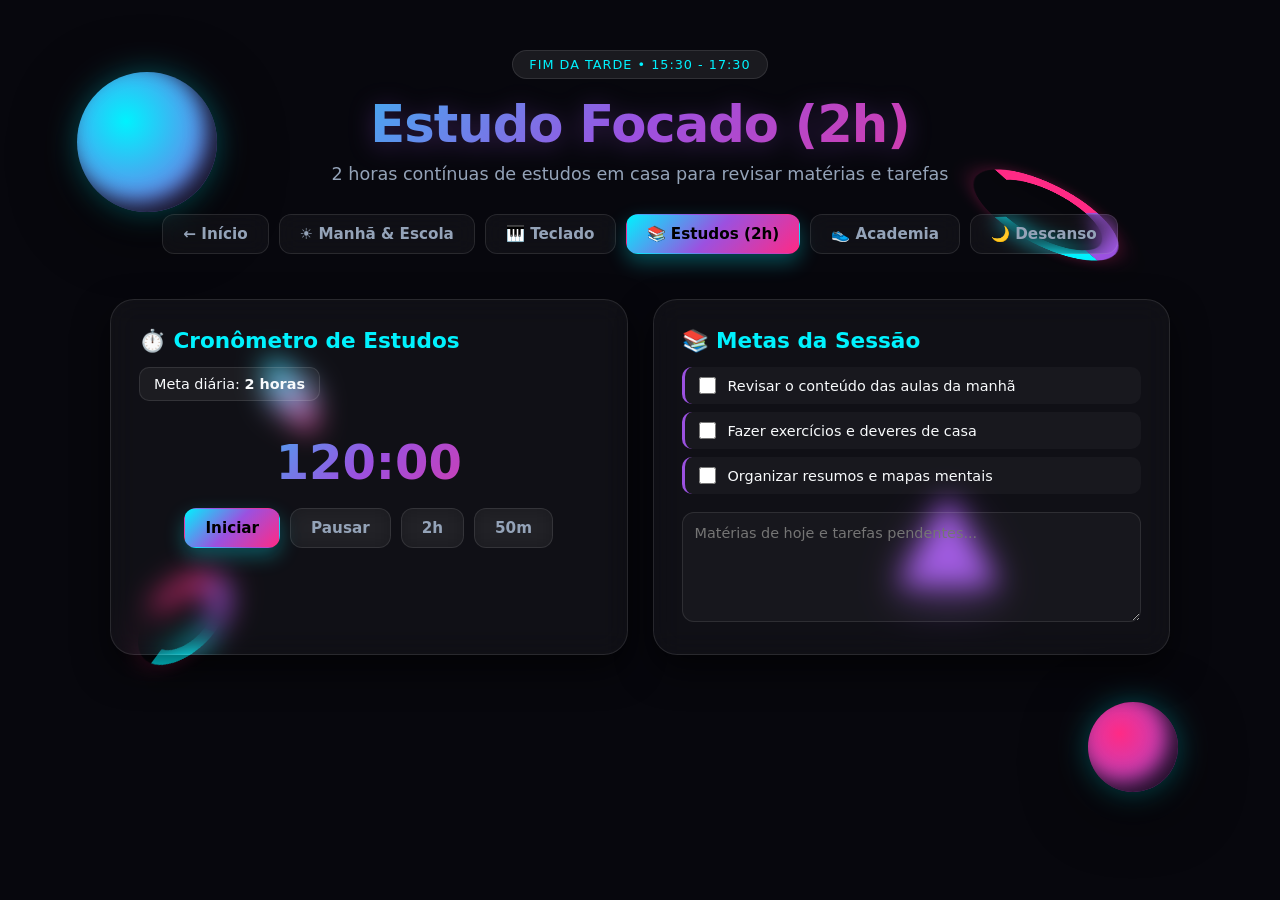
<file: estudos.html>
<!DOCTYPE html>
<html lang="pt-BR">
<head>
  <meta charset="UTF-8">
  <meta name="viewport" content="width=device-width, initial-scale=1.0">
  <title>Estudo Focado (2h)</title>
  <link rel="stylesheet" href="style.css">
  <style>
:root {
  --bg-dark: #07070d;
  --color-1: #00f2fe;
  --color-2: #9b51e0;
  --color-3: #ff2a85;
  --gradient-3d: linear-gradient(135deg, var(--color-1), var(--color-2), var(--color-3));
  --glass-surface: rgba(255, 255, 255, 0.04);
  --glass-border: rgba(255, 255, 255, 0.1);
  --text-primary: #f8fafc;
  --text-muted: #94a3b8;
}

* {
  margin: 0;
  padding: 0;
  box-sizing: border-box;
  font-family: 'Segoe UI', system-ui, -apple-system, sans-serif;
}

body {
  background-color: var(--bg-dark);
  color: var(--text-primary);
  min-height: 100vh;
  overflow-x: hidden;
  perspective: 1200px;
  position: relative;
}

.bg-3d-scene {
  position: fixed;
  top: 0;
  left: 0;
  width: 100%;
  height: 100%;
  pointer-events: none;
  z-index: 0;
  overflow: hidden;
}

.shape3d {
  position: absolute;
  transform-style: preserve-3d;
  filter: drop-shadow(0 15px 30px rgba(0,0,0,0.7));
  animation: float3d 14s infinite ease-in-out alternate;
}

.sphere {
  border-radius: 50%;
  background: radial-gradient(circle at 35% 35%, var(--color-1), var(--color-2));
  box-shadow: inset -10px -10px 20px rgba(0,0,0,0.8), 0 0 30px rgba(0, 242, 254, 0.3);
}

.sphere-1 {
  width: 140px;
  height: 140px;
  top: 8%;
  left: 6%;
  animation-duration: 10s;
}

.sphere-2 {
  width: 90px;
  height: 90px;
  bottom: 12%;
  right: 8%;
  background: radial-gradient(circle at 35% 35%, var(--color-3), var(--color-2));
  animation-duration: 16s;
  animation-delay: -4s;
}

.torus {
  border: 18px solid transparent;
  border-radius: 50%;
  border-top-color: var(--color-3);
  border-right-color: var(--color-2);
  border-bottom-color: var(--color-1);
  box-shadow: 0 0 25px rgba(255, 42, 133, 0.3);
}

.torus-1 {
  width: 160px;
  height: 160px;
  top: 15%;
  right: 12%;
  transform: rotateX(65deg) rotateY(25deg);
  animation: rotateTorus 18s infinite linear;
}

.torus-2 {
  width: 110px;
  height: 110px;
  bottom: 25%;
  left: 10%;
  transform: rotateX(45deg) rotateY(-35deg);
  animation: rotateTorus 22s infinite linear reverse;
}

.pyramid {
  width: 0;
  height: 0;
  border-left: 50px solid transparent;
  border-right: 50px solid transparent;
  border-bottom: 90px solid var(--color-2);
  filter: drop-shadow(0 10px 20px rgba(155, 81, 224, 0.5));
  animation-duration: 12s;
  animation-delay: -2s;
}

.pyramid-1 {
  top: 55%;
  right: 22%;
}

.cube-1 {
  width: 70px;
  height: 70px;
  background: linear-gradient(135deg, var(--color-1), var(--color-3));
  border-radius: 16px;
  top: 40%;
  left: 20%;
  transform: rotateX(45deg) rotateY(45deg);
  animation: floatCube 15s infinite ease-in-out;
}

.app-container {
  position: relative;
  z-index: 1;
  max-width: 1100px;
  margin: 0 auto;
  padding: 50px 20px;
}

.header {
  text-align: center;
  margin-bottom: 45px;
}

.badge {
  display: inline-block;
  padding: 6px 16px;
  background: rgba(255, 255, 255, 0.08);
  border: 1px solid var(--glass-border);
  border-radius: 20px;
  font-size: 0.8rem;
  letter-spacing: 1px;
  text-transform: uppercase;
  color: var(--color-1);
  margin-bottom: 15px;
}

.gradient-title {
  font-size: 3.2rem;
  font-weight: 800;
  background: var(--gradient-3d);
  -webkit-background-clip: text;
  -webkit-text-fill-color: transparent;
  letter-spacing: -1px;
  filter: drop-shadow(0 4px 12px rgba(155, 81, 224, 0.3));
}

.subtitle {
  color: var(--text-muted);
  font-size: 1.1rem;
  margin-top: 10px;
  margin-bottom: 30px;
}

.day-tabs {
  display: flex;
  justify-content: center;
  gap: 10px;
  flex-wrap: wrap;
}

.tab-btn {
  background: var(--glass-surface);
  border: 1px solid var(--glass-border);
  color: var(--text-muted);
  padding: 10px 20px;
  border-radius: 12px;
  cursor: pointer;
  font-size: 0.95rem;
  font-weight: 600;
  transition: all 0.3s ease;
  backdrop-filter: blur(10px);
  text-decoration: none;
  display: inline-block;
}

.tab-btn:hover {
  border-color: var(--color-1);
  color: var(--text-primary);
}

.tab-btn.active {
  background: var(--gradient-3d);
  color: #000;
  border-color: transparent;
  box-shadow: 0 8px 20px rgba(0, 242, 254, 0.3);
}

.cards-grid {
  display: grid;
  grid-template-columns: repeat(auto-fill, minmax(250px, 1fr));
  gap: 25px;
}

.card-3d {
  background: var(--glass-surface);
  backdrop-filter: blur(14px);
  border: 1px solid var(--glass-border);
  border-radius: 24px;
  padding: 25px;
  cursor: pointer;
  transform-style: preserve-3d;
  transition: transform 0.4s cubic-bezier(0.175, 0.885, 0.32, 1.275), box-shadow 0.4s ease, border-color 0.3s;
  box-shadow: 0 15px 35px rgba(0, 0, 0, 0.6);
  position: relative;
  overflow: hidden;
  display: flex;
  flex-direction: column;
  justify-content: space-between;
}

.card-3d:hover {
  transform: translateY(-12px) rotateX(6deg) rotateY(4deg) scale(1.02);
  border-color: rgba(255, 42, 133, 0.5);
  box-shadow: 0 25px 45px rgba(155, 81, 224, 0.25);
}

.card-icon {
  font-size: 2.2rem;
  margin-bottom: 12px;
}

.card-period {
  font-size: 0.75rem;
  font-weight: 700;
  text-transform: uppercase;
  letter-spacing: 1px;
  color: var(--color-1);
}

.card-title {
  font-size: 1.35rem;
  margin: 6px 0;
}

.card-time {
  font-size: 0.85rem;
  color: var(--color-3);
  font-weight: 600;
  margin-bottom: 12px;
}

.card-summary {
  font-size: 0.9rem;
  color: var(--text-muted);
  line-height: 1.4;
  margin-bottom: 20px;
}

.card-action {
  font-size: 0.85rem;
  font-weight: 700;
  color: var(--text-primary);
  display: flex;
  align-items: center;
  gap: 5px;
  transition: gap 0.2s;
  text-decoration: none;
}

.card-3d:hover .card-action {
  gap: 10px;
  color: var(--color-1);
}

.subpage-btn {
  display: inline-block;
  margin-top: 12px;
  padding: 8px 14px;
  background: rgba(255, 255, 255, 0.06);
  border: 1px solid var(--glass-border);
  border-radius: 10px;
  color: var(--color-1);
  font-size: 0.82rem;
  font-weight: 700;
  text-decoration: none;
  text-align: center;
  transition: all 0.25s ease;
}

.subpage-btn:hover {
  background: var(--gradient-3d);
  color: #000;
  border-color: transparent;
}

.modal-overlay {
  position: fixed;
  top: 0;
  left: 0;
  width: 100vw;
  height: 100vh;
  background: rgba(4, 4, 8, 0.85);
  backdrop-filter: blur(12px);
  z-index: 100;
  display: flex;
  align-items: center;
  justify-content: center;
  opacity: 0;
  pointer-events: none;
  transition: opacity 0.3s ease;
}

.modal-overlay.active {
  opacity: 1;
  pointer-events: all;
}

.modal-card {
  background: #0d0e15;
  border: 1px solid var(--glass-border);
  border-radius: 28px;
  padding: 35px;
  width: 90%;
  max-width: 520px;
  position: relative;
  box-shadow: 0 30px 60px rgba(0, 0, 0, 0.9), 0 0 40px rgba(155, 81, 224, 0.2);
  transform: scale(0.8) translateZ(-100px);
  transition: transform 0.4s cubic-bezier(0.175, 0.885, 0.32, 1.275);
}

.modal-overlay.active .modal-card {
  transform: scale(1) translateZ(0);
}

.close-btn {
  position: absolute;
  top: 20px;
  right: 25px;
  background: none;
  border: none;
  color: var(--text-muted);
  font-size: 2rem;
  cursor: pointer;
  transition: color 0.2s;
}

.close-btn:hover {
  color: var(--color-3);
}

.modal-period {
  background: var(--gradient-3d);
  -webkit-background-clip: text;
  -webkit-text-fill-color: transparent;
  font-weight: 800;
  font-size: 0.85rem;
  text-transform: uppercase;
}

.modal-header h2 {
  font-size: 2rem;
  margin-top: 5px;
  margin-bottom: 15px;
}

.info-tag {
  background: rgba(255, 255, 255, 0.05);
  padding: 8px 14px;
  border-radius: 10px;
  font-size: 0.9rem;
  display: inline-block;
  margin-bottom: 15px;
  border: 1px solid var(--glass-border);
}

.modal-desc {
  color: var(--text-muted);
  line-height: 1.6;
  font-size: 0.95rem;
  margin-bottom: 20px;
}

.modal-body h3 {
  font-size: 1.1rem;
  color: var(--color-1);
  margin-bottom: 12px;
}

.steps-list {
  list-style: none;
  margin-bottom: 25px;
}

.steps-list li {
  padding: 10px 14px;
  background: rgba(255, 255, 255, 0.03);
  border-radius: 10px;
  margin-bottom: 8px;
  font-size: 0.9rem;
  border-left: 3px solid var(--color-2);
}

.btn-close-modal {
  width: 100%;
  padding: 12px;
  background: var(--gradient-3d);
  border: none;
  border-radius: 14px;
  color: #000;
  font-weight: 700;
  font-size: 1rem;
  cursor: pointer;
  box-shadow: 0 10px 20px rgba(0, 242, 254, 0.25);
  transition: transform 0.2s, box-shadow 0.2s;
  display: inline-block;
  text-align: center;
  text-decoration: none;
}

.btn-close-modal:hover {
  transform: translateY(-2px);
  box-shadow: 0 14px 28px rgba(255, 42, 133, 0.35);
}

/* Estilos para as páginas secundárias com o mesmo visual */
.subpage-grid {
  display: grid;
  grid-template-columns: repeat(auto-fit, minmax(300px, 1fr));
  gap: 25px;
}

.panel-3d {
  background: var(--glass-surface);
  backdrop-filter: blur(14px);
  border: 1px solid var(--glass-border);
  border-radius: 24px;
  padding: 28px;
  box-shadow: 0 15px 35px rgba(0, 0, 0, 0.6);
}

.panel-3d h2 {
  font-size: 1.35rem;
  color: var(--color-1);
  margin-bottom: 14px;
}

.check-row {
  display: flex;
  align-items: center;
  gap: 12px;
  padding: 10px 14px;
  background: rgba(255, 255, 255, 0.03);
  border-radius: 10px;
  margin-bottom: 8px;
  font-size: 0.9rem;
  border-left: 3px solid var(--color-2);
  cursor: pointer;
}

.check-row input {
  width: 17px;
  height: 17px;
  accent-color: var(--color-1);
}

.check-row.done span {
  text-decoration: line-through;
  color: var(--text-muted);
}

.timer-value {
  font-size: 3rem;
  font-weight: 800;
  text-align: center;
  background: var(--gradient-3d);
  -webkit-background-clip: text;
  -webkit-text-fill-color: transparent;
  margin: 18px 0;
}

.notes-box {
  width: 100%;
  min-height: 110px;
  background: rgba(255, 255, 255, 0.03);
  border: 1px solid var(--glass-border);
  border-radius: 12px;
  padding: 12px;
  color: var(--text-primary);
  font-size: 0.9rem;
  margin-top: 10px;
  resize: vertical;
}

.notes-box:focus {
  outline: none;
  border-color: var(--color-1);
}

@keyframes float3d {
  0% {
    transform: translateY(0) rotateX(0deg) rotateY(0deg);
  }
  100% {
    transform: translateY(-30px) rotateX(20deg) rotateY(15deg);
  }
}

@keyframes rotateTorus {
  0% {
    transform: rotateX(65deg) rotateY(25deg) rotateZ(0deg);
  }
  100% {
    transform: rotateX(65deg) rotateY(25deg) rotateZ(360deg);
  }
}

@keyframes floatCube {
  0%, 100% {
    transform: translateY(0) rotateX(45deg) rotateY(45deg);
  }
  50% {
    transform: translateY(-25px) rotateX(90deg) rotateY(90deg);
  }
}
  </style>
</head>
<body>

  <!-- Elementos 3D Tridimensionais Flutuando ao Fundo -->
  <div class="bg-3d-scene">
    <div class="shape3d sphere sphere-1"></div>
    <div class="shape3d torus torus-1"></div>
    <div class="shape3d pyramid pyramid-1"></div>
    <div class="shape3d sphere sphere-2"></div>
    <div class="shape3d cube cube-1"></div>
    <div class="shape3d torus torus-2"></div>
  </div>

  <!-- Conteúdo Principal -->
  <div class="app-container">
    <header class="header">
      <div class="badge">Fim da Tarde • 15:30 - 17:30</div>
      <h1 class="gradient-title">Estudo Focado (2h)</h1>
      <p class="subtitle">2 horas contínuas de estudos em casa para revisar matérias e tarefas</p>
      
      <!-- Navegação entre Partes da Rotina -->
      <nav class="day-tabs">
        <a href="index.html" class="tab-btn">← Início</a>
        <a href="manha-escola.html" class="tab-btn ">☀️ Manhã & Escola</a>
        <a href="teclado.html" class="tab-btn ">🎹 Teclado</a>
        <a href="estudos.html" class="tab-btn active">📚 Estudos (2h)</a>
        <a href="academia.html" class="tab-btn ">👟 Academia</a>
        <a href="descanso.html" class="tab-btn ">🌙 Descanso</a>
      </nav>
    </header>

    <main class="subpage-grid">
      <div class="panel-3d">
        <h2>⏱️ Cronômetro de Estudos</h2>
        <div class="info-tag">Meta diária: <strong>2 horas</strong></div>
        <div class="timer-value" id="timerVal">120:00</div>
        <div class="day-tabs">
          <button class="tab-btn active" onclick="startT()">Iniciar</button>
          <button class="tab-btn" onclick="pauseT()">Pausar</button>
          <button class="tab-btn" onclick="resetT(120)">2h</button>
          <button class="tab-btn" onclick="resetT(50)">50m</button>
        </div>
      </div>
      <div class="panel-3d">
        <h2>📚 Metas da Sessão</h2>
        <label class="check-row"><input type="checkbox" data-save="e1"><span>Revisar o conteúdo das aulas da manhã</span></label>
        <label class="check-row"><input type="checkbox" data-save="e2"><span>Fazer exercícios e deveres de casa</span></label>
        <label class="check-row"><input type="checkbox" data-save="e3"><span>Organizar resumos e mapas mentais</span></label>
        <textarea class="notes-box" data-save="notas_estudos" placeholder="Matérias de hoje e tarefas pendentes..."></textarea>
      </div>
    </main>
  </div>

  <script>
    document.querySelectorAll('input[type="checkbox"][data-save]').forEach(cb => {
      const key = 'rotina_' + cb.dataset.save;
      if (localStorage.getItem(key) === 'true') {
        cb.checked = true;
        cb.closest('.check-row')?.classList.add('done');
      }
      cb.addEventListener('change', () => {
        localStorage.setItem(key, cb.checked);
        cb.closest('.check-row')?.classList.toggle('done', cb.checked);
      });
    });

    document.querySelectorAll('textarea[data-save]').forEach(ta => {
      const key = 'rotina_' + ta.dataset.save;
      const saved = localStorage.getItem(key);
      if (saved !== null) ta.value = saved;
      ta.addEventListener('input', () => {
        localStorage.setItem(key, ta.value);
      });
    });
    
    let seconds = 120 * 60;
    let interval = null;
    function renderTimer() {
      const m = String(Math.floor(seconds / 60)).padStart(2, '0');
      const s = String(seconds % 60).padStart(2, '0');
      document.getElementById('timerVal').innerText = m + ':' + s;
    }
    function startT() {
      if (interval) return;
      interval = setInterval(() => {
        if (seconds > 0) { seconds--; renderTimer(); }
        else { clearInterval(interval); interval = null; alert('Tempo concluído!'); }
      }, 1000);
    }
    function pauseT() { clearInterval(interval); interval = null; }
    function resetT(min) { pauseT(); seconds = min * 60; renderTimer(); }

  </script>
</body>
</html>
</file>
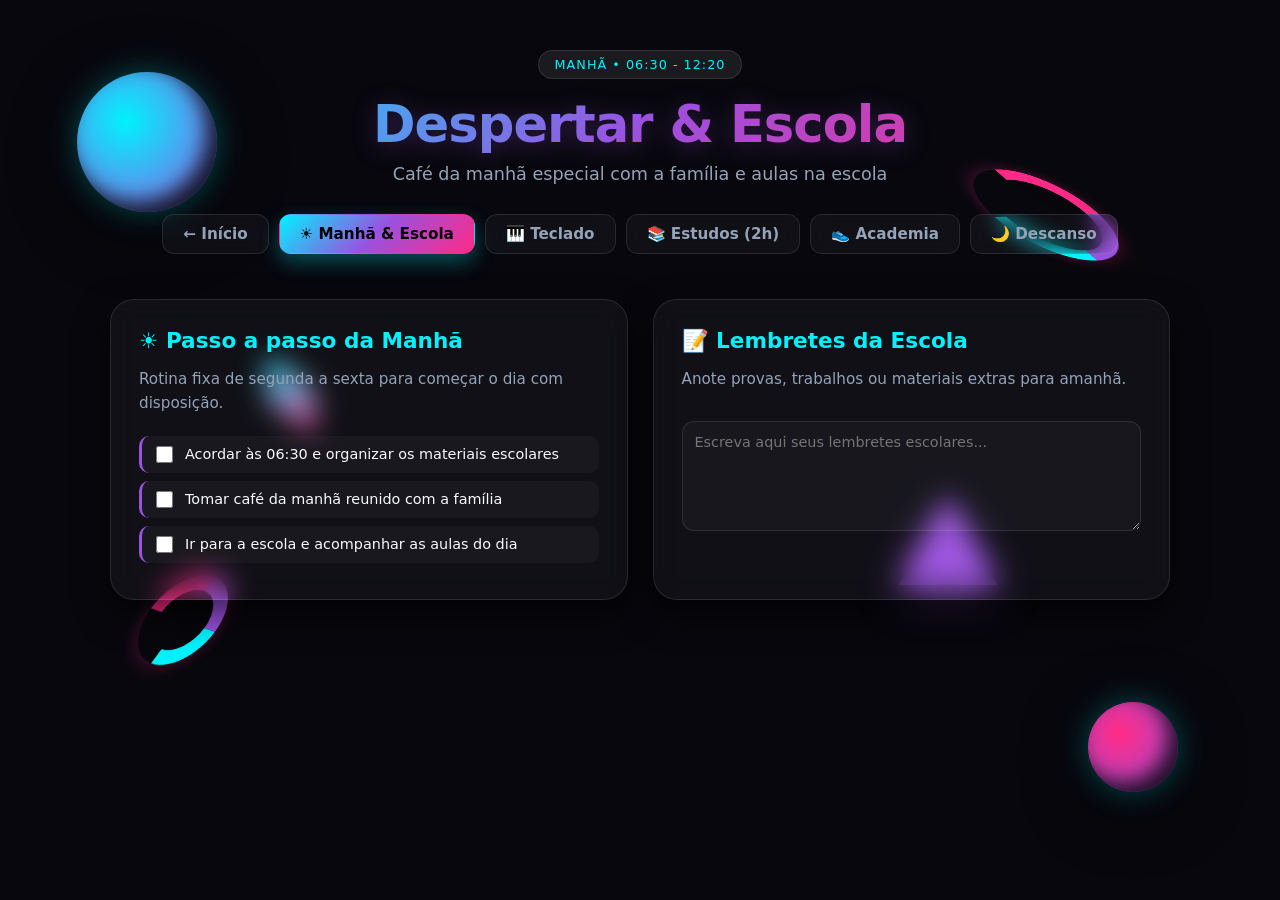
<file: manha-escola.html>
<!DOCTYPE html>
<html lang="pt-BR">
<head>
  <meta charset="UTF-8">
  <meta name="viewport" content="width=device-width, initial-scale=1.0">
  <title>Despertar & Escola</title>
  <link rel="stylesheet" href="style.css">
  <style>
:root {
  --bg-dark: #07070d;
  --color-1: #00f2fe;
  --color-2: #9b51e0;
  --color-3: #ff2a85;
  --gradient-3d: linear-gradient(135deg, var(--color-1), var(--color-2), var(--color-3));
  --glass-surface: rgba(255, 255, 255, 0.04);
  --glass-border: rgba(255, 255, 255, 0.1);
  --text-primary: #f8fafc;
  --text-muted: #94a3b8;
}

* {
  margin: 0;
  padding: 0;
  box-sizing: border-box;
  font-family: 'Segoe UI', system-ui, -apple-system, sans-serif;
}

body {
  background-color: var(--bg-dark);
  color: var(--text-primary);
  min-height: 100vh;
  overflow-x: hidden;
  perspective: 1200px;
  position: relative;
}

.bg-3d-scene {
  position: fixed;
  top: 0;
  left: 0;
  width: 100%;
  height: 100%;
  pointer-events: none;
  z-index: 0;
  overflow: hidden;
}

.shape3d {
  position: absolute;
  transform-style: preserve-3d;
  filter: drop-shadow(0 15px 30px rgba(0,0,0,0.7));
  animation: float3d 14s infinite ease-in-out alternate;
}

.sphere {
  border-radius: 50%;
  background: radial-gradient(circle at 35% 35%, var(--color-1), var(--color-2));
  box-shadow: inset -10px -10px 20px rgba(0,0,0,0.8), 0 0 30px rgba(0, 242, 254, 0.3);
}

.sphere-1 {
  width: 140px;
  height: 140px;
  top: 8%;
  left: 6%;
  animation-duration: 10s;
}

.sphere-2 {
  width: 90px;
  height: 90px;
  bottom: 12%;
  right: 8%;
  background: radial-gradient(circle at 35% 35%, var(--color-3), var(--color-2));
  animation-duration: 16s;
  animation-delay: -4s;
}

.torus {
  border: 18px solid transparent;
  border-radius: 50%;
  border-top-color: var(--color-3);
  border-right-color: var(--color-2);
  border-bottom-color: var(--color-1);
  box-shadow: 0 0 25px rgba(255, 42, 133, 0.3);
}

.torus-1 {
  width: 160px;
  height: 160px;
  top: 15%;
  right: 12%;
  transform: rotateX(65deg) rotateY(25deg);
  animation: rotateTorus 18s infinite linear;
}

.torus-2 {
  width: 110px;
  height: 110px;
  bottom: 25%;
  left: 10%;
  transform: rotateX(45deg) rotateY(-35deg);
  animation: rotateTorus 22s infinite linear reverse;
}

.pyramid {
  width: 0;
  height: 0;
  border-left: 50px solid transparent;
  border-right: 50px solid transparent;
  border-bottom: 90px solid var(--color-2);
  filter: drop-shadow(0 10px 20px rgba(155, 81, 224, 0.5));
  animation-duration: 12s;
  animation-delay: -2s;
}

.pyramid-1 {
  top: 55%;
  right: 22%;
}

.cube-1 {
  width: 70px;
  height: 70px;
  background: linear-gradient(135deg, var(--color-1), var(--color-3));
  border-radius: 16px;
  top: 40%;
  left: 20%;
  transform: rotateX(45deg) rotateY(45deg);
  animation: floatCube 15s infinite ease-in-out;
}

.app-container {
  position: relative;
  z-index: 1;
  max-width: 1100px;
  margin: 0 auto;
  padding: 50px 20px;
}

.header {
  text-align: center;
  margin-bottom: 45px;
}

.badge {
  display: inline-block;
  padding: 6px 16px;
  background: rgba(255, 255, 255, 0.08);
  border: 1px solid var(--glass-border);
  border-radius: 20px;
  font-size: 0.8rem;
  letter-spacing: 1px;
  text-transform: uppercase;
  color: var(--color-1);
  margin-bottom: 15px;
}

.gradient-title {
  font-size: 3.2rem;
  font-weight: 800;
  background: var(--gradient-3d);
  -webkit-background-clip: text;
  -webkit-text-fill-color: transparent;
  letter-spacing: -1px;
  filter: drop-shadow(0 4px 12px rgba(155, 81, 224, 0.3));
}

.subtitle {
  color: var(--text-muted);
  font-size: 1.1rem;
  margin-top: 10px;
  margin-bottom: 30px;
}

.day-tabs {
  display: flex;
  justify-content: center;
  gap: 10px;
  flex-wrap: wrap;
}

.tab-btn {
  background: var(--glass-surface);
  border: 1px solid var(--glass-border);
  color: var(--text-muted);
  padding: 10px 20px;
  border-radius: 12px;
  cursor: pointer;
  font-size: 0.95rem;
  font-weight: 600;
  transition: all 0.3s ease;
  backdrop-filter: blur(10px);
  text-decoration: none;
  display: inline-block;
}

.tab-btn:hover {
  border-color: var(--color-1);
  color: var(--text-primary);
}

.tab-btn.active {
  background: var(--gradient-3d);
  color: #000;
  border-color: transparent;
  box-shadow: 0 8px 20px rgba(0, 242, 254, 0.3);
}

.cards-grid {
  display: grid;
  grid-template-columns: repeat(auto-fill, minmax(250px, 1fr));
  gap: 25px;
}

.card-3d {
  background: var(--glass-surface);
  backdrop-filter: blur(14px);
  border: 1px solid var(--glass-border);
  border-radius: 24px;
  padding: 25px;
  cursor: pointer;
  transform-style: preserve-3d;
  transition: transform 0.4s cubic-bezier(0.175, 0.885, 0.32, 1.275), box-shadow 0.4s ease, border-color 0.3s;
  box-shadow: 0 15px 35px rgba(0, 0, 0, 0.6);
  position: relative;
  overflow: hidden;
  display: flex;
  flex-direction: column;
  justify-content: space-between;
}

.card-3d:hover {
  transform: translateY(-12px) rotateX(6deg) rotateY(4deg) scale(1.02);
  border-color: rgba(255, 42, 133, 0.5);
  box-shadow: 0 25px 45px rgba(155, 81, 224, 0.25);
}

.card-icon {
  font-size: 2.2rem;
  margin-bottom: 12px;
}

.card-period {
  font-size: 0.75rem;
  font-weight: 700;
  text-transform: uppercase;
  letter-spacing: 1px;
  color: var(--color-1);
}

.card-title {
  font-size: 1.35rem;
  margin: 6px 0;
}

.card-time {
  font-size: 0.85rem;
  color: var(--color-3);
  font-weight: 600;
  margin-bottom: 12px;
}

.card-summary {
  font-size: 0.9rem;
  color: var(--text-muted);
  line-height: 1.4;
  margin-bottom: 20px;
}

.card-action {
  font-size: 0.85rem;
  font-weight: 700;
  color: var(--text-primary);
  display: flex;
  align-items: center;
  gap: 5px;
  transition: gap 0.2s;
  text-decoration: none;
}

.card-3d:hover .card-action {
  gap: 10px;
  color: var(--color-1);
}

.subpage-btn {
  display: inline-block;
  margin-top: 12px;
  padding: 8px 14px;
  background: rgba(255, 255, 255, 0.06);
  border: 1px solid var(--glass-border);
  border-radius: 10px;
  color: var(--color-1);
  font-size: 0.82rem;
  font-weight: 700;
  text-decoration: none;
  text-align: center;
  transition: all 0.25s ease;
}

.subpage-btn:hover {
  background: var(--gradient-3d);
  color: #000;
  border-color: transparent;
}

.modal-overlay {
  position: fixed;
  top: 0;
  left: 0;
  width: 100vw;
  height: 100vh;
  background: rgba(4, 4, 8, 0.85);
  backdrop-filter: blur(12px);
  z-index: 100;
  display: flex;
  align-items: center;
  justify-content: center;
  opacity: 0;
  pointer-events: none;
  transition: opacity 0.3s ease;
}

.modal-overlay.active {
  opacity: 1;
  pointer-events: all;
}

.modal-card {
  background: #0d0e15;
  border: 1px solid var(--glass-border);
  border-radius: 28px;
  padding: 35px;
  width: 90%;
  max-width: 520px;
  position: relative;
  box-shadow: 0 30px 60px rgba(0, 0, 0, 0.9), 0 0 40px rgba(155, 81, 224, 0.2);
  transform: scale(0.8) translateZ(-100px);
  transition: transform 0.4s cubic-bezier(0.175, 0.885, 0.32, 1.275);
}

.modal-overlay.active .modal-card {
  transform: scale(1) translateZ(0);
}

.close-btn {
  position: absolute;
  top: 20px;
  right: 25px;
  background: none;
  border: none;
  color: var(--text-muted);
  font-size: 2rem;
  cursor: pointer;
  transition: color 0.2s;
}

.close-btn:hover {
  color: var(--color-3);
}

.modal-period {
  background: var(--gradient-3d);
  -webkit-background-clip: text;
  -webkit-text-fill-color: transparent;
  font-weight: 800;
  font-size: 0.85rem;
  text-transform: uppercase;
}

.modal-header h2 {
  font-size: 2rem;
  margin-top: 5px;
  margin-bottom: 15px;
}

.info-tag {
  background: rgba(255, 255, 255, 0.05);
  padding: 8px 14px;
  border-radius: 10px;
  font-size: 0.9rem;
  display: inline-block;
  margin-bottom: 15px;
  border: 1px solid var(--glass-border);
}

.modal-desc {
  color: var(--text-muted);
  line-height: 1.6;
  font-size: 0.95rem;
  margin-bottom: 20px;
}

.modal-body h3 {
  font-size: 1.1rem;
  color: var(--color-1);
  margin-bottom: 12px;
}

.steps-list {
  list-style: none;
  margin-bottom: 25px;
}

.steps-list li {
  padding: 10px 14px;
  background: rgba(255, 255, 255, 0.03);
  border-radius: 10px;
  margin-bottom: 8px;
  font-size: 0.9rem;
  border-left: 3px solid var(--color-2);
}

.btn-close-modal {
  width: 100%;
  padding: 12px;
  background: var(--gradient-3d);
  border: none;
  border-radius: 14px;
  color: #000;
  font-weight: 700;
  font-size: 1rem;
  cursor: pointer;
  box-shadow: 0 10px 20px rgba(0, 242, 254, 0.25);
  transition: transform 0.2s, box-shadow 0.2s;
  display: inline-block;
  text-align: center;
  text-decoration: none;
}

.btn-close-modal:hover {
  transform: translateY(-2px);
  box-shadow: 0 14px 28px rgba(255, 42, 133, 0.35);
}

/* Estilos para as páginas secundárias com o mesmo visual */
.subpage-grid {
  display: grid;
  grid-template-columns: repeat(auto-fit, minmax(300px, 1fr));
  gap: 25px;
}

.panel-3d {
  background: var(--glass-surface);
  backdrop-filter: blur(14px);
  border: 1px solid var(--glass-border);
  border-radius: 24px;
  padding: 28px;
  box-shadow: 0 15px 35px rgba(0, 0, 0, 0.6);
}

.panel-3d h2 {
  font-size: 1.35rem;
  color: var(--color-1);
  margin-bottom: 14px;
}

.check-row {
  display: flex;
  align-items: center;
  gap: 12px;
  padding: 10px 14px;
  background: rgba(255, 255, 255, 0.03);
  border-radius: 10px;
  margin-bottom: 8px;
  font-size: 0.9rem;
  border-left: 3px solid var(--color-2);
  cursor: pointer;
}

.check-row input {
  width: 17px;
  height: 17px;
  accent-color: var(--color-1);
}

.check-row.done span {
  text-decoration: line-through;
  color: var(--text-muted);
}

.timer-value {
  font-size: 3rem;
  font-weight: 800;
  text-align: center;
  background: var(--gradient-3d);
  -webkit-background-clip: text;
  -webkit-text-fill-color: transparent;
  margin: 18px 0;
}

.notes-box {
  width: 100%;
  min-height: 110px;
  background: rgba(255, 255, 255, 0.03);
  border: 1px solid var(--glass-border);
  border-radius: 12px;
  padding: 12px;
  color: var(--text-primary);
  font-size: 0.9rem;
  margin-top: 10px;
  resize: vertical;
}

.notes-box:focus {
  outline: none;
  border-color: var(--color-1);
}

@keyframes float3d {
  0% {
    transform: translateY(0) rotateX(0deg) rotateY(0deg);
  }
  100% {
    transform: translateY(-30px) rotateX(20deg) rotateY(15deg);
  }
}

@keyframes rotateTorus {
  0% {
    transform: rotateX(65deg) rotateY(25deg) rotateZ(0deg);
  }
  100% {
    transform: rotateX(65deg) rotateY(25deg) rotateZ(360deg);
  }
}

@keyframes floatCube {
  0%, 100% {
    transform: translateY(0) rotateX(45deg) rotateY(45deg);
  }
  50% {
    transform: translateY(-25px) rotateX(90deg) rotateY(90deg);
  }
}
  </style>
</head>
<body>

  <!-- Elementos 3D Tridimensionais Flutuando ao Fundo -->
  <div class="bg-3d-scene">
    <div class="shape3d sphere sphere-1"></div>
    <div class="shape3d torus torus-1"></div>
    <div class="shape3d pyramid pyramid-1"></div>
    <div class="shape3d sphere sphere-2"></div>
    <div class="shape3d cube cube-1"></div>
    <div class="shape3d torus torus-2"></div>
  </div>

  <!-- Conteúdo Principal -->
  <div class="app-container">
    <header class="header">
      <div class="badge">Manhã • 06:30 - 12:20</div>
      <h1 class="gradient-title">Despertar & Escola</h1>
      <p class="subtitle">Café da manhã especial com a família e aulas na escola</p>
      
      <!-- Navegação entre Partes da Rotina -->
      <nav class="day-tabs">
        <a href="index.html" class="tab-btn">← Início</a>
        <a href="manha-escola.html" class="tab-btn active">☀️ Manhã & Escola</a>
        <a href="teclado.html" class="tab-btn ">🎹 Teclado</a>
        <a href="estudos.html" class="tab-btn ">📚 Estudos (2h)</a>
        <a href="academia.html" class="tab-btn ">👟 Academia</a>
        <a href="descanso.html" class="tab-btn ">🌙 Descanso</a>
      </nav>
    </header>

    <main class="subpage-grid">
      <div class="panel-3d">
        <h2>☀️ Passo a passo da Manhã</h2>
        <p class="modal-desc">Rotina fixa de segunda a sexta para começar o dia com disposição.</p>
        <label class="check-row"><input type="checkbox" data-save="m1"><span>Acordar às 06:30 e organizar os materiais escolares</span></label>
        <label class="check-row"><input type="checkbox" data-save="m2"><span>Tomar café da manhã reunido com a família</span></label>
        <label class="check-row"><input type="checkbox" data-save="m3"><span>Ir para a escola e acompanhar as aulas do dia</span></label>
      </div>
      <div class="panel-3d">
        <h2>📝 Lembretes da Escola</h2>
        <p class="modal-desc">Anote provas, trabalhos ou materiais extras para amanhã.</p>
        <textarea class="notes-box" data-save="notas_escola" placeholder="Escreva aqui seus lembretes escolares..."></textarea>
      </div>
    </main>
  </div>

  <script>
    document.querySelectorAll('input[type="checkbox"][data-save]').forEach(cb => {
      const key = 'rotina_' + cb.dataset.save;
      if (localStorage.getItem(key) === 'true') {
        cb.checked = true;
        cb.closest('.check-row')?.classList.add('done');
      }
      cb.addEventListener('change', () => {
        localStorage.setItem(key, cb.checked);
        cb.closest('.check-row')?.classList.toggle('done', cb.checked);
      });
    });

    document.querySelectorAll('textarea[data-save]').forEach(ta => {
      const key = 'rotina_' + ta.dataset.save;
      const saved = localStorage.getItem(key);
      if (saved !== null) ta.value = saved;
      ta.addEventListener('input', () => {
        localStorage.setItem(key, ta.value);
      });
    });
    
  </script>
</body>
</html>
</file>
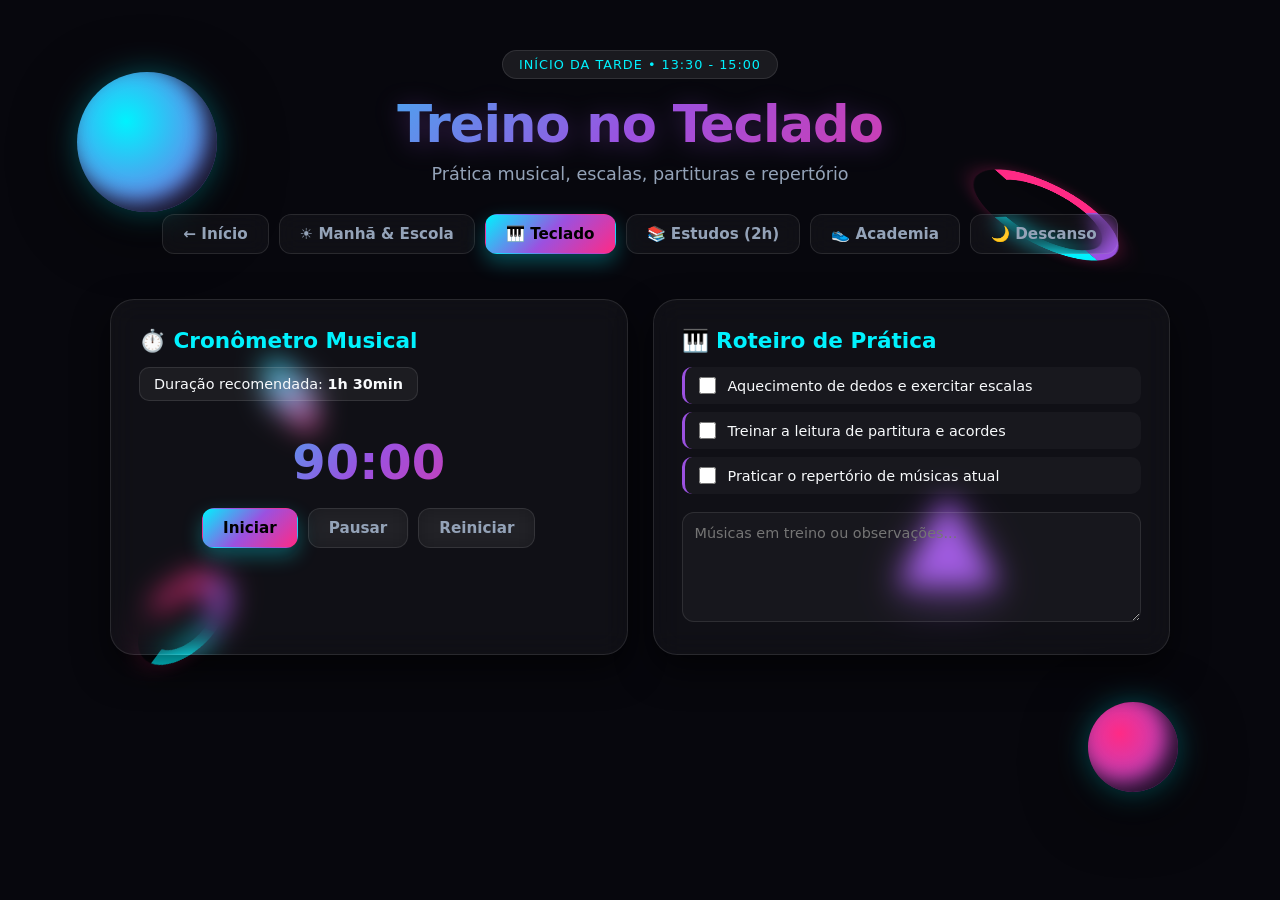
<file: teclado.html>
<!DOCTYPE html>
<html lang="pt-BR">
<head>
  <meta charset="UTF-8">
  <meta name="viewport" content="width=device-width, initial-scale=1.0">
  <title>Treino no Teclado</title>
  <link rel="stylesheet" href="style.css">
  <style>
:root {
  --bg-dark: #07070d;
  --color-1: #00f2fe;
  --color-2: #9b51e0;
  --color-3: #ff2a85;
  --gradient-3d: linear-gradient(135deg, var(--color-1), var(--color-2), var(--color-3));
  --glass-surface: rgba(255, 255, 255, 0.04);
  --glass-border: rgba(255, 255, 255, 0.1);
  --text-primary: #f8fafc;
  --text-muted: #94a3b8;
}

* {
  margin: 0;
  padding: 0;
  box-sizing: border-box;
  font-family: 'Segoe UI', system-ui, -apple-system, sans-serif;
}

body {
  background-color: var(--bg-dark);
  color: var(--text-primary);
  min-height: 100vh;
  overflow-x: hidden;
  perspective: 1200px;
  position: relative;
}

.bg-3d-scene {
  position: fixed;
  top: 0;
  left: 0;
  width: 100%;
  height: 100%;
  pointer-events: none;
  z-index: 0;
  overflow: hidden;
}

.shape3d {
  position: absolute;
  transform-style: preserve-3d;
  filter: drop-shadow(0 15px 30px rgba(0,0,0,0.7));
  animation: float3d 14s infinite ease-in-out alternate;
}

.sphere {
  border-radius: 50%;
  background: radial-gradient(circle at 35% 35%, var(--color-1), var(--color-2));
  box-shadow: inset -10px -10px 20px rgba(0,0,0,0.8), 0 0 30px rgba(0, 242, 254, 0.3);
}

.sphere-1 {
  width: 140px;
  height: 140px;
  top: 8%;
  left: 6%;
  animation-duration: 10s;
}

.sphere-2 {
  width: 90px;
  height: 90px;
  bottom: 12%;
  right: 8%;
  background: radial-gradient(circle at 35% 35%, var(--color-3), var(--color-2));
  animation-duration: 16s;
  animation-delay: -4s;
}

.torus {
  border: 18px solid transparent;
  border-radius: 50%;
  border-top-color: var(--color-3);
  border-right-color: var(--color-2);
  border-bottom-color: var(--color-1);
  box-shadow: 0 0 25px rgba(255, 42, 133, 0.3);
}

.torus-1 {
  width: 160px;
  height: 160px;
  top: 15%;
  right: 12%;
  transform: rotateX(65deg) rotateY(25deg);
  animation: rotateTorus 18s infinite linear;
}

.torus-2 {
  width: 110px;
  height: 110px;
  bottom: 25%;
  left: 10%;
  transform: rotateX(45deg) rotateY(-35deg);
  animation: rotateTorus 22s infinite linear reverse;
}

.pyramid {
  width: 0;
  height: 0;
  border-left: 50px solid transparent;
  border-right: 50px solid transparent;
  border-bottom: 90px solid var(--color-2);
  filter: drop-shadow(0 10px 20px rgba(155, 81, 224, 0.5));
  animation-duration: 12s;
  animation-delay: -2s;
}

.pyramid-1 {
  top: 55%;
  right: 22%;
}

.cube-1 {
  width: 70px;
  height: 70px;
  background: linear-gradient(135deg, var(--color-1), var(--color-3));
  border-radius: 16px;
  top: 40%;
  left: 20%;
  transform: rotateX(45deg) rotateY(45deg);
  animation: floatCube 15s infinite ease-in-out;
}

.app-container {
  position: relative;
  z-index: 1;
  max-width: 1100px;
  margin: 0 auto;
  padding: 50px 20px;
}

.header {
  text-align: center;
  margin-bottom: 45px;
}

.badge {
  display: inline-block;
  padding: 6px 16px;
  background: rgba(255, 255, 255, 0.08);
  border: 1px solid var(--glass-border);
  border-radius: 20px;
  font-size: 0.8rem;
  letter-spacing: 1px;
  text-transform: uppercase;
  color: var(--color-1);
  margin-bottom: 15px;
}

.gradient-title {
  font-size: 3.2rem;
  font-weight: 800;
  background: var(--gradient-3d);
  -webkit-background-clip: text;
  -webkit-text-fill-color: transparent;
  letter-spacing: -1px;
  filter: drop-shadow(0 4px 12px rgba(155, 81, 224, 0.3));
}

.subtitle {
  color: var(--text-muted);
  font-size: 1.1rem;
  margin-top: 10px;
  margin-bottom: 30px;
}

.day-tabs {
  display: flex;
  justify-content: center;
  gap: 10px;
  flex-wrap: wrap;
}

.tab-btn {
  background: var(--glass-surface);
  border: 1px solid var(--glass-border);
  color: var(--text-muted);
  padding: 10px 20px;
  border-radius: 12px;
  cursor: pointer;
  font-size: 0.95rem;
  font-weight: 600;
  transition: all 0.3s ease;
  backdrop-filter: blur(10px);
  text-decoration: none;
  display: inline-block;
}

.tab-btn:hover {
  border-color: var(--color-1);
  color: var(--text-primary);
}

.tab-btn.active {
  background: var(--gradient-3d);
  color: #000;
  border-color: transparent;
  box-shadow: 0 8px 20px rgba(0, 242, 254, 0.3);
}

.cards-grid {
  display: grid;
  grid-template-columns: repeat(auto-fill, minmax(250px, 1fr));
  gap: 25px;
}

.card-3d {
  background: var(--glass-surface);
  backdrop-filter: blur(14px);
  border: 1px solid var(--glass-border);
  border-radius: 24px;
  padding: 25px;
  cursor: pointer;
  transform-style: preserve-3d;
  transition: transform 0.4s cubic-bezier(0.175, 0.885, 0.32, 1.275), box-shadow 0.4s ease, border-color 0.3s;
  box-shadow: 0 15px 35px rgba(0, 0, 0, 0.6);
  position: relative;
  overflow: hidden;
  display: flex;
  flex-direction: column;
  justify-content: space-between;
}

.card-3d:hover {
  transform: translateY(-12px) rotateX(6deg) rotateY(4deg) scale(1.02);
  border-color: rgba(255, 42, 133, 0.5);
  box-shadow: 0 25px 45px rgba(155, 81, 224, 0.25);
}

.card-icon {
  font-size: 2.2rem;
  margin-bottom: 12px;
}

.card-period {
  font-size: 0.75rem;
  font-weight: 700;
  text-transform: uppercase;
  letter-spacing: 1px;
  color: var(--color-1);
}

.card-title {
  font-size: 1.35rem;
  margin: 6px 0;
}

.card-time {
  font-size: 0.85rem;
  color: var(--color-3);
  font-weight: 600;
  margin-bottom: 12px;
}

.card-summary {
  font-size: 0.9rem;
  color: var(--text-muted);
  line-height: 1.4;
  margin-bottom: 20px;
}

.card-action {
  font-size: 0.85rem;
  font-weight: 700;
  color: var(--text-primary);
  display: flex;
  align-items: center;
  gap: 5px;
  transition: gap 0.2s;
  text-decoration: none;
}

.card-3d:hover .card-action {
  gap: 10px;
  color: var(--color-1);
}

.subpage-btn {
  display: inline-block;
  margin-top: 12px;
  padding: 8px 14px;
  background: rgba(255, 255, 255, 0.06);
  border: 1px solid var(--glass-border);
  border-radius: 10px;
  color: var(--color-1);
  font-size: 0.82rem;
  font-weight: 700;
  text-decoration: none;
  text-align: center;
  transition: all 0.25s ease;
}

.subpage-btn:hover {
  background: var(--gradient-3d);
  color: #000;
  border-color: transparent;
}

.modal-overlay {
  position: fixed;
  top: 0;
  left: 0;
  width: 100vw;
  height: 100vh;
  background: rgba(4, 4, 8, 0.85);
  backdrop-filter: blur(12px);
  z-index: 100;
  display: flex;
  align-items: center;
  justify-content: center;
  opacity: 0;
  pointer-events: none;
  transition: opacity 0.3s ease;
}

.modal-overlay.active {
  opacity: 1;
  pointer-events: all;
}

.modal-card {
  background: #0d0e15;
  border: 1px solid var(--glass-border);
  border-radius: 28px;
  padding: 35px;
  width: 90%;
  max-width: 520px;
  position: relative;
  box-shadow: 0 30px 60px rgba(0, 0, 0, 0.9), 0 0 40px rgba(155, 81, 224, 0.2);
  transform: scale(0.8) translateZ(-100px);
  transition: transform 0.4s cubic-bezier(0.175, 0.885, 0.32, 1.275);
}

.modal-overlay.active .modal-card {
  transform: scale(1) translateZ(0);
}

.close-btn {
  position: absolute;
  top: 20px;
  right: 25px;
  background: none;
  border: none;
  color: var(--text-muted);
  font-size: 2rem;
  cursor: pointer;
  transition: color 0.2s;
}

.close-btn:hover {
  color: var(--color-3);
}

.modal-period {
  background: var(--gradient-3d);
  -webkit-background-clip: text;
  -webkit-text-fill-color: transparent;
  font-weight: 800;
  font-size: 0.85rem;
  text-transform: uppercase;
}

.modal-header h2 {
  font-size: 2rem;
  margin-top: 5px;
  margin-bottom: 15px;
}

.info-tag {
  background: rgba(255, 255, 255, 0.05);
  padding: 8px 14px;
  border-radius: 10px;
  font-size: 0.9rem;
  display: inline-block;
  margin-bottom: 15px;
  border: 1px solid var(--glass-border);
}

.modal-desc {
  color: var(--text-muted);
  line-height: 1.6;
  font-size: 0.95rem;
  margin-bottom: 20px;
}

.modal-body h3 {
  font-size: 1.1rem;
  color: var(--color-1);
  margin-bottom: 12px;
}

.steps-list {
  list-style: none;
  margin-bottom: 25px;
}

.steps-list li {
  padding: 10px 14px;
  background: rgba(255, 255, 255, 0.03);
  border-radius: 10px;
  margin-bottom: 8px;
  font-size: 0.9rem;
  border-left: 3px solid var(--color-2);
}

.btn-close-modal {
  width: 100%;
  padding: 12px;
  background: var(--gradient-3d);
  border: none;
  border-radius: 14px;
  color: #000;
  font-weight: 700;
  font-size: 1rem;
  cursor: pointer;
  box-shadow: 0 10px 20px rgba(0, 242, 254, 0.25);
  transition: transform 0.2s, box-shadow 0.2s;
  display: inline-block;
  text-align: center;
  text-decoration: none;
}

.btn-close-modal:hover {
  transform: translateY(-2px);
  box-shadow: 0 14px 28px rgba(255, 42, 133, 0.35);
}

/* Estilos para as páginas secundárias com o mesmo visual */
.subpage-grid {
  display: grid;
  grid-template-columns: repeat(auto-fit, minmax(300px, 1fr));
  gap: 25px;
}

.panel-3d {
  background: var(--glass-surface);
  backdrop-filter: blur(14px);
  border: 1px solid var(--glass-border);
  border-radius: 24px;
  padding: 28px;
  box-shadow: 0 15px 35px rgba(0, 0, 0, 0.6);
}

.panel-3d h2 {
  font-size: 1.35rem;
  color: var(--color-1);
  margin-bottom: 14px;
}

.check-row {
  display: flex;
  align-items: center;
  gap: 12px;
  padding: 10px 14px;
  background: rgba(255, 255, 255, 0.03);
  border-radius: 10px;
  margin-bottom: 8px;
  font-size: 0.9rem;
  border-left: 3px solid var(--color-2);
  cursor: pointer;
}

.check-row input {
  width: 17px;
  height: 17px;
  accent-color: var(--color-1);
}

.check-row.done span {
  text-decoration: line-through;
  color: var(--text-muted);
}

.timer-value {
  font-size: 3rem;
  font-weight: 800;
  text-align: center;
  background: var(--gradient-3d);
  -webkit-background-clip: text;
  -webkit-text-fill-color: transparent;
  margin: 18px 0;
}

.notes-box {
  width: 100%;
  min-height: 110px;
  background: rgba(255, 255, 255, 0.03);
  border: 1px solid var(--glass-border);
  border-radius: 12px;
  padding: 12px;
  color: var(--text-primary);
  font-size: 0.9rem;
  margin-top: 10px;
  resize: vertical;
}

.notes-box:focus {
  outline: none;
  border-color: var(--color-1);
}

@keyframes float3d {
  0% {
    transform: translateY(0) rotateX(0deg) rotateY(0deg);
  }
  100% {
    transform: translateY(-30px) rotateX(20deg) rotateY(15deg);
  }
}

@keyframes rotateTorus {
  0% {
    transform: rotateX(65deg) rotateY(25deg) rotateZ(0deg);
  }
  100% {
    transform: rotateX(65deg) rotateY(25deg) rotateZ(360deg);
  }
}

@keyframes floatCube {
  0%, 100% {
    transform: translateY(0) rotateX(45deg) rotateY(45deg);
  }
  50% {
    transform: translateY(-25px) rotateX(90deg) rotateY(90deg);
  }
}
  </style>
</head>
<body>

  <!-- Elementos 3D Tridimensionais Flutuando ao Fundo -->
  <div class="bg-3d-scene">
    <div class="shape3d sphere sphere-1"></div>
    <div class="shape3d torus torus-1"></div>
    <div class="shape3d pyramid pyramid-1"></div>
    <div class="shape3d sphere sphere-2"></div>
    <div class="shape3d cube cube-1"></div>
    <div class="shape3d torus torus-2"></div>
  </div>

  <!-- Conteúdo Principal -->
  <div class="app-container">
    <header class="header">
      <div class="badge">Início da Tarde • 13:30 - 15:00</div>
      <h1 class="gradient-title">Treino no Teclado</h1>
      <p class="subtitle">Prática musical, escalas, partituras e repertório</p>
      
      <!-- Navegação entre Partes da Rotina -->
      <nav class="day-tabs">
        <a href="index.html" class="tab-btn">← Início</a>
        <a href="manha-escola.html" class="tab-btn ">☀️ Manhã & Escola</a>
        <a href="teclado.html" class="tab-btn active">🎹 Teclado</a>
        <a href="estudos.html" class="tab-btn ">📚 Estudos (2h)</a>
        <a href="academia.html" class="tab-btn ">👟 Academia</a>
        <a href="descanso.html" class="tab-btn ">🌙 Descanso</a>
      </nav>
    </header>

    <main class="subpage-grid">
      <div class="panel-3d">
        <h2>⏱️ Cronômetro Musical</h2>
        <div class="info-tag">Duração recomendada: <strong>1h 30min</strong></div>
        <div class="timer-value" id="timerVal">90:00</div>
        <div class="day-tabs">
          <button class="tab-btn active" onclick="startT()">Iniciar</button>
          <button class="tab-btn" onclick="pauseT()">Pausar</button>
          <button class="tab-btn" onclick="resetT(90)">Reiniciar</button>
        </div>
      </div>
      <div class="panel-3d">
        <h2>🎹 Roteiro de Prática</h2>
        <label class="check-row"><input type="checkbox" data-save="t1"><span>Aquecimento de dedos e exercitar escalas</span></label>
        <label class="check-row"><input type="checkbox" data-save="t2"><span>Treinar a leitura de partitura e acordes</span></label>
        <label class="check-row"><input type="checkbox" data-save="t3"><span>Praticar o repertório de músicas atual</span></label>
        <textarea class="notes-box" data-save="notas_teclado" placeholder="Músicas em treino ou observações..."></textarea>
      </div>
    </main>
  </div>

  <script>
    document.querySelectorAll('input[type="checkbox"][data-save]').forEach(cb => {
      const key = 'rotina_' + cb.dataset.save;
      if (localStorage.getItem(key) === 'true') {
        cb.checked = true;
        cb.closest('.check-row')?.classList.add('done');
      }
      cb.addEventListener('change', () => {
        localStorage.setItem(key, cb.checked);
        cb.closest('.check-row')?.classList.toggle('done', cb.checked);
      });
    });

    document.querySelectorAll('textarea[data-save]').forEach(ta => {
      const key = 'rotina_' + ta.dataset.save;
      const saved = localStorage.getItem(key);
      if (saved !== null) ta.value = saved;
      ta.addEventListener('input', () => {
        localStorage.setItem(key, ta.value);
      });
    });
    
    let seconds = 90 * 60;
    let interval = null;
    function renderTimer() {
      const m = String(Math.floor(seconds / 60)).padStart(2, '0');
      const s = String(seconds % 60).padStart(2, '0');
      document.getElementById('timerVal').innerText = m + ':' + s;
    }
    function startT() {
      if (interval) return;
      interval = setInterval(() => {
        if (seconds > 0) { seconds--; renderTimer(); }
        else { clearInterval(interval); interval = null; alert('Tempo concluído!'); }
      }, 1000);
    }
    function pauseT() { clearInterval(interval); interval = null; }
    function resetT(min) { pauseT(); seconds = min * 60; renderTimer(); }

  </script>
</body>
</html>
</file>
<file: style.css>
:root {
  --bg-dark: #07070d;
  --color-1: #00f2fe;
  --color-2: #9b51e0;
  --color-3: #ff2a85;
  --gradient-3d: linear-gradient(135deg, var(--color-1), var(--color-2), var(--color-3));
  --glass-surface: rgba(255, 255, 255, 0.04);
  --glass-border: rgba(255, 255, 255, 0.1);
  --text-primary: #f8fafc;
  --text-muted: #94a3b8;
}

* {
  margin: 0;
  padding: 0;
  box-sizing: border-box;
  font-family: 'Segoe UI', system-ui, -apple-system, sans-serif;
}

body {
  background-color: var(--bg-dark);
  color: var(--text-primary);
  min-height: 100vh;
  overflow-x: hidden;
  perspective: 1200px;
  position: relative;
}

.bg-3d-scene {
  position: fixed;
  top: 0;
  left: 0;
  width: 100%;
  height: 100%;
  pointer-events: none;
  z-index: 0;
  overflow: hidden;
}

.shape3d {
  position: absolute;
  transform-style: preserve-3d;
  filter: drop-shadow(0 15px 30px rgba(0,0,0,0.7));
  animation: float3d 14s infinite ease-in-out alternate;
}

.sphere {
  border-radius: 50%;
  background: radial-gradient(circle at 35% 35%, var(--color-1), var(--color-2));
  box-shadow: inset -10px -10px 20px rgba(0,0,0,0.8), 0 0 30px rgba(0, 242, 254, 0.3);
}

.sphere-1 {
  width: 140px;
  height: 140px;
  top: 8%;
  left: 6%;
  animation-duration: 10s;
}

.sphere-2 {
  width: 90px;
  height: 90px;
  bottom: 12%;
  right: 8%;
  background: radial-gradient(circle at 35% 35%, var(--color-3), var(--color-2));
  animation-duration: 16s;
  animation-delay: -4s;
}

.torus {
  border: 18px solid transparent;
  border-radius: 50%;
  border-top-color: var(--color-3);
  border-right-color: var(--color-2);
  border-bottom-color: var(--color-1);
  box-shadow: 0 0 25px rgba(255, 42, 133, 0.3);
}

.torus-1 {
  width: 160px;
  height: 160px;
  top: 15%;
  right: 12%;
  transform: rotateX(65deg) rotateY(25deg);
  animation: rotateTorus 18s infinite linear;
}

.torus-2 {
  width: 110px;
  height: 110px;
  bottom: 25%;
  left: 10%;
  transform: rotateX(45deg) rotateY(-35deg);
  animation: rotateTorus 22s infinite linear reverse;
}

.pyramid {
  width: 0;
  height: 0;
  border-left: 50px solid transparent;
  border-right: 50px solid transparent;
  border-bottom: 90px solid var(--color-2);
  filter: drop-shadow(0 10px 20px rgba(155, 81, 224, 0.5));
  animation-duration: 12s;
  animation-delay: -2s;
}

.pyramid-1 {
  top: 55%;
  right: 22%;
}

.cube-1 {
  width: 70px;
  height: 70px;
  background: linear-gradient(135deg, var(--color-1), var(--color-3));
  border-radius: 16px;
  top: 40%;
  left: 20%;
  transform: rotateX(45deg) rotateY(45deg);
  animation: floatCube 15s infinite ease-in-out;
}

.app-container {
  position: relative;
  z-index: 1;
  max-width: 1100px;
  margin: 0 auto;
  padding: 50px 20px;
}

.header {
  text-align: center;
  margin-bottom: 45px;
}

.badge {
  display: inline-block;
  padding: 6px 16px;
  background: rgba(255, 255, 255, 0.08);
  border: 1px solid var(--glass-border);
  border-radius: 20px;
  font-size: 0.8rem;
  letter-spacing: 1px;
  text-transform: uppercase;
  color: var(--color-1);
  margin-bottom: 15px;
}

.gradient-title {
  font-size: 3.2rem;
  font-weight: 800;
  background: var(--gradient-3d);
  -webkit-background-clip: text;
  -webkit-text-fill-color: transparent;
  letter-spacing: -1px;
  filter: drop-shadow(0 4px 12px rgba(155, 81, 224, 0.3));
}

.subtitle {
  color: var(--text-muted);
  font-size: 1.1rem;
  margin-top: 10px;
  margin-bottom: 30px;
}

.day-tabs {
  display: flex;
  justify-content: center;
  gap: 10px;
  flex-wrap: wrap;
}

.tab-btn {
  background: var(--glass-surface);
  border: 1px solid var(--glass-border);
  color: var(--text-muted);
  padding: 10px 20px;
  border-radius: 12px;
  cursor: pointer;
  font-size: 0.95rem;
  font-weight: 600;
  transition: all 0.3s ease;
  backdrop-filter: blur(10px);
  text-decoration: none;
  display: inline-block;
}

.tab-btn:hover {
  border-color: var(--color-1);
  color: var(--text-primary);
}

.tab-btn.active {
  background: var(--gradient-3d);
  color: #000;
  border-color: transparent;
  box-shadow: 0 8px 20px rgba(0, 242, 254, 0.3);
}

.cards-grid {
  display: grid;
  grid-template-columns: repeat(auto-fill, minmax(250px, 1fr));
  gap: 25px;
}

.card-3d {
  background: var(--glass-surface);
  backdrop-filter: blur(14px);
  border: 1px solid var(--glass-border);
  border-radius: 24px;
  padding: 25px;
  cursor: pointer;
  transform-style: preserve-3d;
  transition: transform 0.4s cubic-bezier(0.175, 0.885, 0.32, 1.275), box-shadow 0.4s ease, border-color 0.3s;
  box-shadow: 0 15px 35px rgba(0, 0, 0, 0.6);
  position: relative;
  overflow: hidden;
  display: flex;
  flex-direction: column;
  justify-content: space-between;
}

.card-3d:hover {
  transform: translateY(-12px) rotateX(6deg) rotateY(4deg) scale(1.02);
  border-color: rgba(255, 42, 133, 0.5);
  box-shadow: 0 25px 45px rgba(155, 81, 224, 0.25);
}

.card-icon {
  font-size: 2.2rem;
  margin-bottom: 12px;
}

.card-period {
  font-size: 0.75rem;
  font-weight: 700;
  text-transform: uppercase;
  letter-spacing: 1px;
  color: var(--color-1);
}

.card-title {
  font-size: 1.35rem;
  margin: 6px 0;
}

.card-time {
  font-size: 0.85rem;
  color: var(--color-3);
  font-weight: 600;
  margin-bottom: 12px;
}

.card-summary {
  font-size: 0.9rem;
  color: var(--text-muted);
  line-height: 1.4;
  margin-bottom: 20px;
}

.card-action {
  font-size: 0.85rem;
  font-weight: 700;
  color: var(--text-primary);
  display: flex;
  align-items: center;
  gap: 5px;
  transition: gap 0.2s;
  text-decoration: none;
}

.card-3d:hover .card-action {
  gap: 10px;
  color: var(--color-1);
}

.subpage-btn {
  display: inline-block;
  margin-top: 12px;
  padding: 8px 14px;
  background: rgba(255, 255, 255, 0.06);
  border: 1px solid var(--glass-border);
  border-radius: 10px;
  color: var(--color-1);
  font-size: 0.82rem;
  font-weight: 700;
  text-decoration: none;
  text-align: center;
  transition: all 0.25s ease;
}

.subpage-btn:hover {
  background: var(--gradient-3d);
  color: #000;
  border-color: transparent;
}

.modal-overlay {
  position: fixed;
  top: 0;
  left: 0;
  width: 100vw;
  height: 100vh;
  background: rgba(4, 4, 8, 0.85);
  backdrop-filter: blur(12px);
  z-index: 100;
  display: flex;
  align-items: center;
  justify-content: center;
  opacity: 0;
  pointer-events: none;
  transition: opacity 0.3s ease;
}

.modal-overlay.active {
  opacity: 1;
  pointer-events: all;
}

.modal-card {
  background: #0d0e15;
  border: 1px solid var(--glass-border);
  border-radius: 28px;
  padding: 35px;
  width: 90%;
  max-width: 520px;
  position: relative;
  box-shadow: 0 30px 60px rgba(0, 0, 0, 0.9), 0 0 40px rgba(155, 81, 224, 0.2);
  transform: scale(0.8) translateZ(-100px);
  transition: transform 0.4s cubic-bezier(0.175, 0.885, 0.32, 1.275);
}

.modal-overlay.active .modal-card {
  transform: scale(1) translateZ(0);
}

.close-btn {
  position: absolute;
  top: 20px;
  right: 25px;
  background: none;
  border: none;
  color: var(--text-muted);
  font-size: 2rem;
  cursor: pointer;
  transition: color 0.2s;
}

.close-btn:hover {
  color: var(--color-3);
}

.modal-period {
  background: var(--gradient-3d);
  -webkit-background-clip: text;
  -webkit-text-fill-color: transparent;
  font-weight: 800;
  font-size: 0.85rem;
  text-transform: uppercase;
}

.modal-header h2 {
  font-size: 2rem;
  margin-top: 5px;
  margin-bottom: 15px;
}

.info-tag {
  background: rgba(255, 255, 255, 0.05);
  padding: 8px 14px;
  border-radius: 10px;
  font-size: 0.9rem;
  display: inline-block;
  margin-bottom: 15px;
  border: 1px solid var(--glass-border);
}

.modal-desc {
  color: var(--text-muted);
  line-height: 1.6;
  font-size: 0.95rem;
  margin-bottom: 20px;
}

.modal-body h3 {
  font-size: 1.1rem;
  color: var(--color-1);
  margin-bottom: 12px;
}

.steps-list {
  list-style: none;
  margin-bottom: 25px;
}

.steps-list li {
  padding: 10px 14px;
  background: rgba(255, 255, 255, 0.03);
  border-radius: 10px;
  margin-bottom: 8px;
  font-size: 0.9rem;
  border-left: 3px solid var(--color-2);
}

.btn-close-modal {
  width: 100%;
  padding: 12px;
  background: var(--gradient-3d);
  border: none;
  border-radius: 14px;
  color: #000;
  font-weight: 700;
  font-size: 1rem;
  cursor: pointer;
  box-shadow: 0 10px 20px rgba(0, 242, 254, 0.25);
  transition: transform 0.2s, box-shadow 0.2s;
  display: inline-block;
  text-align: center;
  text-decoration: none;
}

.btn-close-modal:hover {
  transform: translateY(-2px);
  box-shadow: 0 14px 28px rgba(255, 42, 133, 0.35);
}

/* Estilos para as páginas secundárias com o mesmo visual */
.subpage-grid {
  display: grid;
  grid-template-columns: repeat(auto-fit, minmax(300px, 1fr));
  gap: 25px;
}

.panel-3d {
  background: var(--glass-surface);
  backdrop-filter: blur(14px);
  border: 1px solid var(--glass-border);
  border-radius: 24px;
  padding: 28px;
  box-shadow: 0 15px 35px rgba(0, 0, 0, 0.6);
}

.panel-3d h2 {
  font-size: 1.35rem;
  color: var(--color-1);
  margin-bottom: 14px;
}

.check-row {
  display: flex;
  align-items: center;
  gap: 12px;
  padding: 10px 14px;
  background: rgba(255, 255, 255, 0.03);
  border-radius: 10px;
  margin-bottom: 8px;
  font-size: 0.9rem;
  border-left: 3px solid var(--color-2);
  cursor: pointer;
}

.check-row input {
  width: 17px;
  height: 17px;
  accent-color: var(--color-1);
}

.check-row.done span {
  text-decoration: line-through;
  color: var(--text-muted);
}

.timer-value {
  font-size: 3rem;
  font-weight: 800;
  text-align: center;
  background: var(--gradient-3d);
  -webkit-background-clip: text;
  -webkit-text-fill-color: transparent;
  margin: 18px 0;
}

.notes-box {
  width: 100%;
  min-height: 110px;
  background: rgba(255, 255, 255, 0.03);
  border: 1px solid var(--glass-border);
  border-radius: 12px;
  padding: 12px;
  color: var(--text-primary);
  font-size: 0.9rem;
  margin-top: 10px;
  resize: vertical;
}

.notes-box:focus {
  outline: none;
  border-color: var(--color-1);
}

@keyframes float3d {
  0% {
    transform: translateY(0) rotateX(0deg) rotateY(0deg);
  }
  100% {
    transform: translateY(-30px) rotateX(20deg) rotateY(15deg);
  }
}

@keyframes rotateTorus {
  0% {
    transform: rotateX(65deg) rotateY(25deg) rotateZ(0deg);
  }
  100% {
    transform: rotateX(65deg) rotateY(25deg) rotateZ(360deg);
  }
}

@keyframes floatCube {
  0%, 100% {
    transform: translateY(0) rotateX(45deg) rotateY(45deg);
  }
  50% {
    transform: translateY(-25px) rotateX(90deg) rotateY(90deg);
  }
}
</file>
